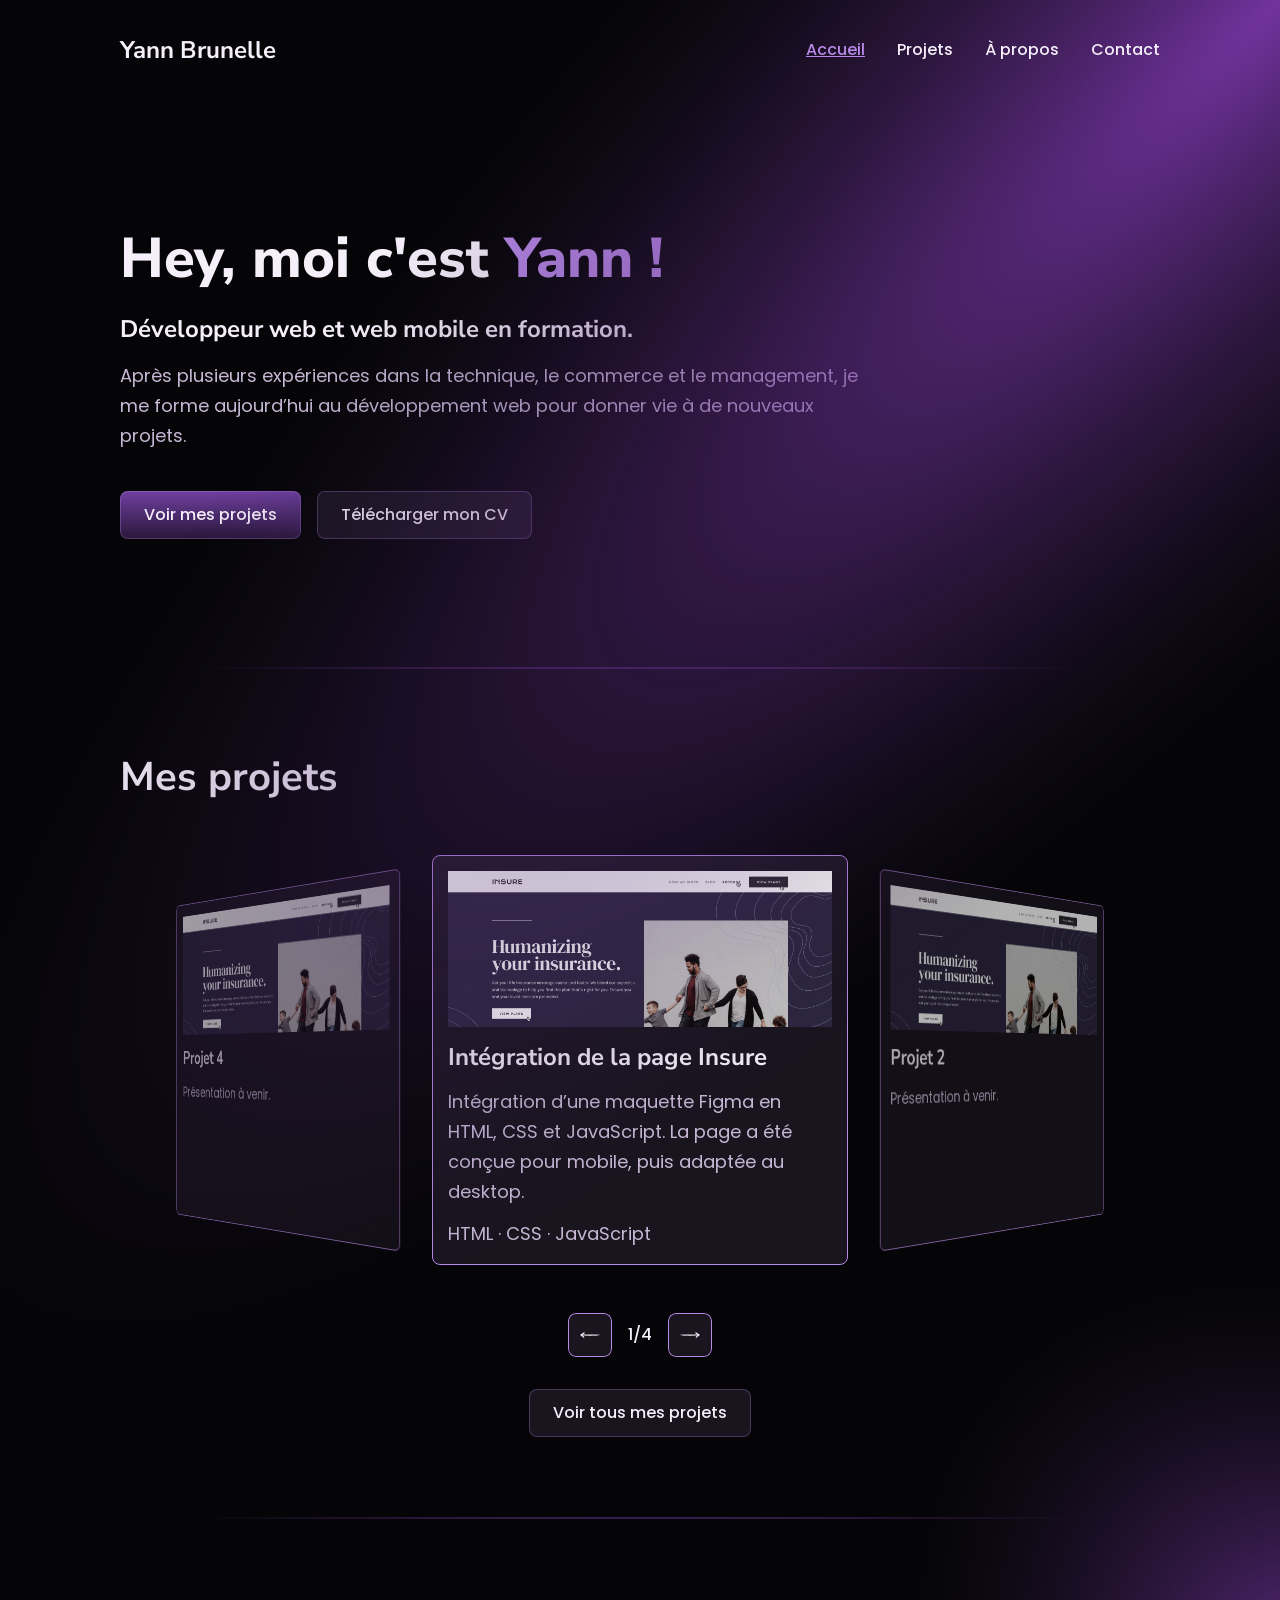
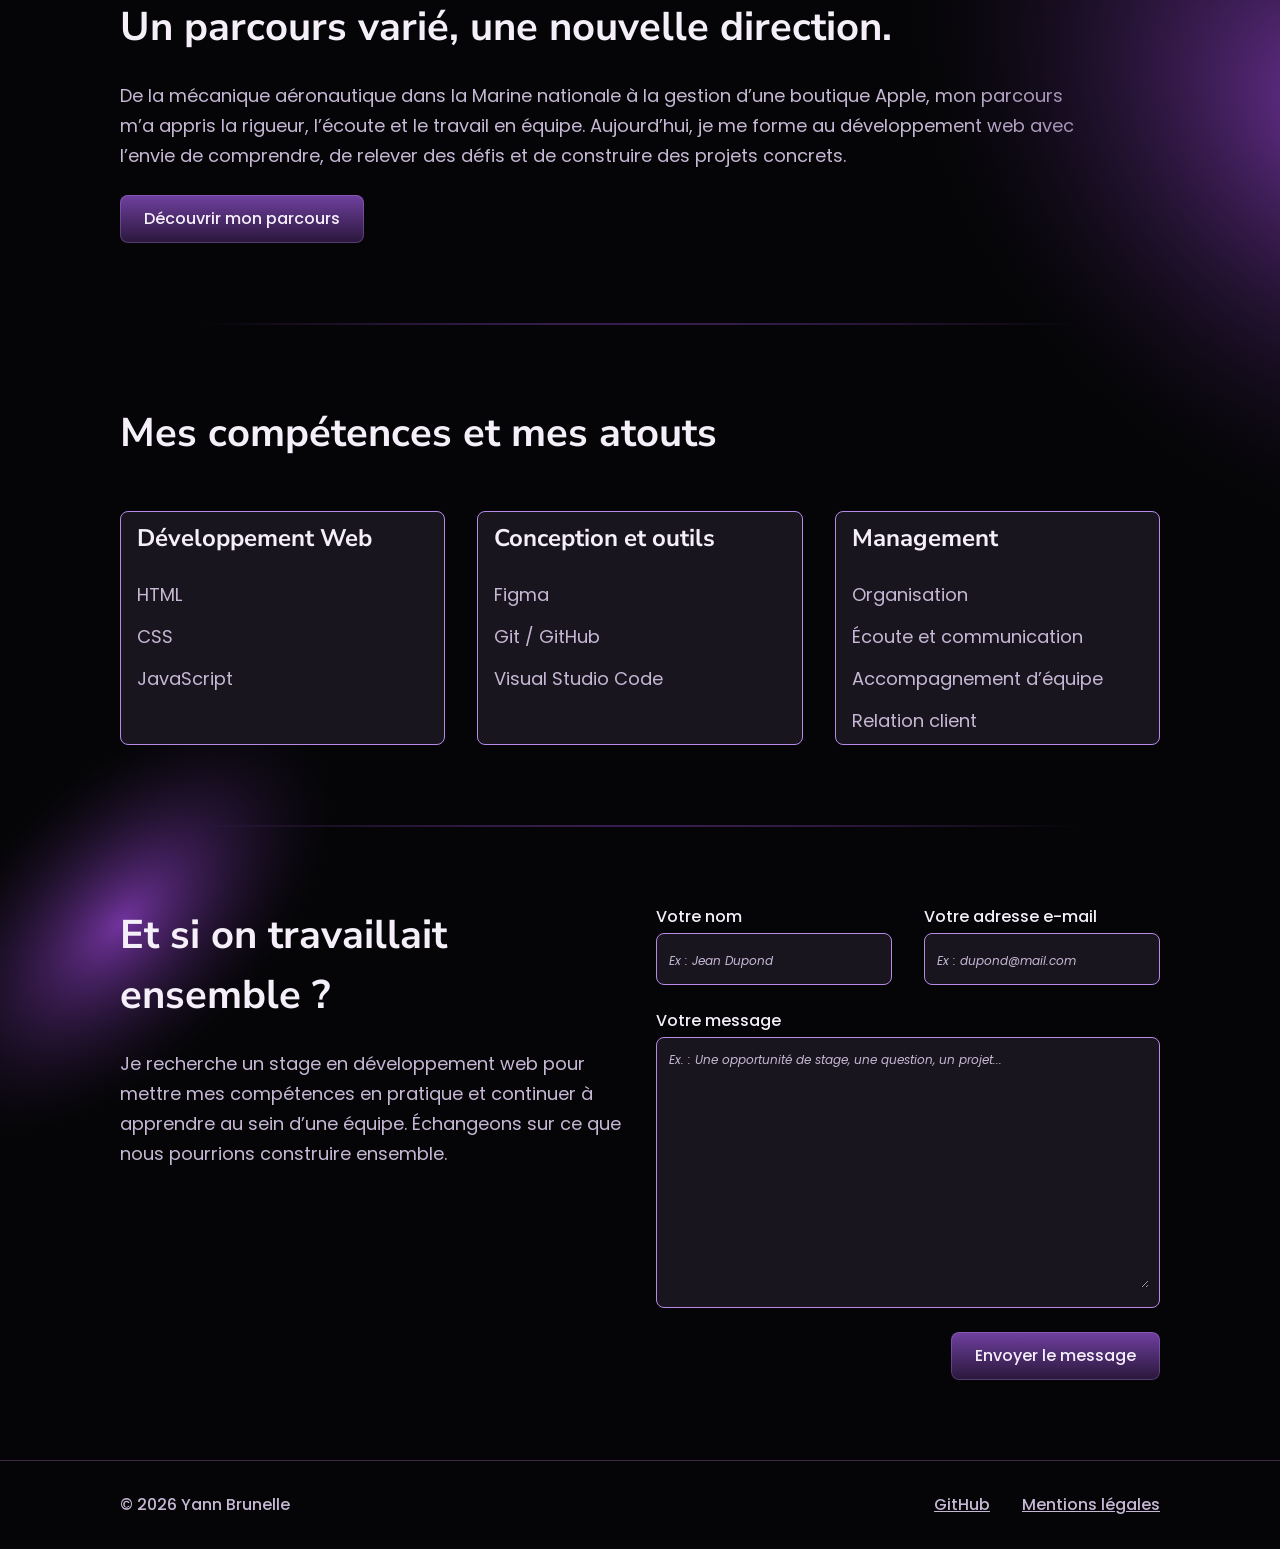
<file: index.html>
<!DOCTYPE html>
<html lang="fr">
<head>
	<meta charset="UTF-8">
	<meta name="viewport" content="width=device-width, initial-scale=1.0">
	<title>Yann Brunelle - Portfolio</title>
	<meta name="description" content="Je suis Yann Brunelle, développeur web et web mobile en formation. Découvrez mon portfolio, mon parcours et mes projets.">
	<!-- Mettre la description du contenu de la page dans l'attribut content -->

	<!-- Mettre ci-dessous les informations pour Open Graph (concerne notamment Facebook) - Voir https://ogp.me/-->
	<meta property="og:title" content="">
	<meta property="og:type" content="">
	<meta property="og:url" content="">
	<meta property="og:image" content="">


	<!-- Générateur favicon : https://realfavicongenerator.net/ -->
   
	<link rel="icon" type="image/svg+xml" href="img/favicon.svg">
	<link rel="shortcut icon" href="/favicon.ico">
	<link rel="apple-touch-icon" sizes="180x180" href="/apple-touch-icon.png">
	<link rel="manifest" href="/site.webmanifest">
	<!-- voir le fichier manifest.webmanifest -->

	<link rel="stylesheet" href="css/style.css">
</head>

<body>
	<header class="halo-header">		
		<a class="mobile-subheading lien-header" href="index.html">Yann Brunelle</a>

		<button
        class="burger-menu"
        type="button"
        aria-controls="menu"
        aria-expanded="false"
        aria-label="Ouvrir le menu">
     	</button>

		<nav class="hidden-nav interface-text" role="navigation" aria-label="skip menu">
			<ul id="menu" data-visible="false">
				<li><a class="active-page" href="index.html">Accueil</a></li>
				<li><a class="lien-header" href="mes-projets.html">Projets</a></li>
				<li><a class="lien-header" href="a-propos.html">À propos</a></li>
				<li><a class="lien-header" href="index.html#contact">Contact</a></li>
        	</ul>
		</nav>

	</header>
	<main>
		<section class="hero">
			<div class="hero-text">
				<h1 class="mobile-main-heading">
					Hey, moi c'est <span class="h1-color">Yann !</span>
				</h1>
				<p class="mobile-subheading">
					Développeur web et web mobile en formation.
				</p>
				<p class="mobile-body-text">
					Après plusieurs expériences dans la technique, le commerce et le management, je me forme aujourd’hui au développement web pour donner vie à de nouveaux projets.
				</p>
			</div>
			<div class="interface-text actions">
				<a class="full-button" href="mes-projets.html">Voir mes projets</a>
				<a download="cv-yann-brunelle.pdf" class="empty-button" href="img/cv-yann-brunelle.pdf">Télécharger mon CV</a>
			</div>
		</section>
		<section class="carrousel">
			<h2 class="mobile-section-heading">
				Mes projets
			</h2>
			<div class="projects">
				<a href="projet-1.html" class="article-project projet-1 central">		<!-- J'ai remplacé toute la section article par une balise <a> pour toute la card soit cliquable. J'ai vérifié la sémantique sur MDN et c'est ok -->
					<img src="img/projet-1.webp" alt="Aperçu de la page d’accueil Insure">
					<h3 class="mobile-small-subheading">
						Intégration de la page Insure
					</h3>
					<p class="mobile-small-body-text">
						Intégration d’une maquette Figma en HTML, CSS et JavaScript. La page a été conçue pour mobile, puis adaptée au desktop.
					</p>
					<p class="mobile-small-body-text">
						HTML · CSS · JavaScript
					</p>
				</a>
				<article class="article-project projet-2 a-droite">
					<img src="img/projet-1.webp" alt="">
					<h3 class="mobile-small-subheading">
						Projet 2
					</h3>
					<p class="mobile-small-body-text">
						Présentation à venir.
					</p>
				</article>
				<article class="article-project projet-3 masquee">		
					<img src="img/projet-1.webp" alt="">
					<h3 class="mobile-small-subheading">
						Projet 3
					</h3>
					<p class="mobile-small-body-text">
						Présentation à venir.
					</p>
				</article>
				<article class="article-project projet-4 a-gauche">		
					<img src="img/projet-1.webp" alt="">
					<h3 class="mobile-small-subheading">
						Projet 4
					</h3>
					<p class="mobile-small-body-text">
						Présentation à venir.
					</p>
				</article>
			</div>
			<div class="commands">
				<button
				class="command-left"
				type="button"
				aria-label="Projet précédent">
				</button>
				<p class="interface-text">
					1/4
				</p>
				<button
				class="command-right"
				type="button"
				aria-label="Projet suivant">
				</button>
			</div>
			<div class="link-project">
				<a class="empty-button interface-text" href="mes-projets.html">Voir tous mes projets</a>
			</div>
		</section>
		<section class="a-propos">
			<h2 class="mobile-section-heading">
				Un parcours varié, une nouvelle direction.
			</h2>
			<p class="mobile-body-text">
				De la mécanique aéronautique dans la Marine nationale à la gestion d’une boutique Apple, mon parcours m’a appris la rigueur, l’écoute et le travail en équipe. Aujourd’hui, je me forme au développement web avec l’envie de comprendre, de relever des défis et de construire des projets concrets.
			</p>
			<a class="full-button interface-text actions" href="a-propos.html">Découvrir mon parcours</a>
		</section>
		<section class="skills">
			<h2 class="mobile-section-heading">
				Mes compétences et mes atouts
			</h2>
			<article class="cards mobile-body-text">
				<h3 class="mobile-subheading">
					Développement Web
				</h3>
				<div>
					<p>
						HTML
					</p>
					<p>
						CSS
					</p>
					<p>
						JavaScript
					</p>
				</div>
			</article>
			<article class="cards mobile-body-text">
				<h3 class="mobile-subheading">
					Conception et outils
				</h3>
				<div>
					<p>
						Figma
					</p>
					<p>
						Git / GitHub
					</p>
					<p>
						Visual Studio Code
					</p>
				</div>
			</article>
			<article class="cards mobile-body-text">
				<h3 class="mobile-subheading">
					Management
				</h3>
				<div>
					<p>
						Organisation
					</p>
					<p>
						Écoute et communication
					</p>
					<p>
						Accompagnement d’équipe
					</p>
					<p>
						Relation client
					</p>
				</div>
			</article>
		</section>
		<section class="contact mobile-body-text">
			<div class="presentation">
				<h2 id="contact" class="mobile-section-heading">
					Et si on travaillait ensemble&nbsp;?
				</h2>
				<p>
					Je recherche un stage en développement web pour mettre mes compétences en pratique et continuer à apprendre au sein d’une équipe. Échangeons sur ce que nous pourrions construire ensemble.
				</p>
			</div>
			<div class="form">
				<div class="identity">
					<div class="name-entry">
						<p class="interface-text wording">
							Votre nom
						</p>
						<div class="entry">
							<input class="example form-placeholder" type="text" placeholder="Ex : Jean Dupond">
						</div>
					</div>
					<div class="name-entry">
						<p class="interface-text wording">
							Votre adresse e-mail
						</p>
						<div class="entry">
							<input class="example form-placeholder" type="email" placeholder="Ex : dupond@mail.com">
						</div>
					</div>
				</div>
				<div class="name-entry">
					<p class="interface-text wording">
						Votre message
					</p>
					<div class="entry">
						<textarea 
						name="" id="message-form" 
						class="example form-placeholder" 
						placeholder="Ex. : Une opportunité de stage, une question, un projet..."></textarea>
					</div>
				</div>
				<div class="sent-message">
					<button class="full-button interface-text">
						Envoyer le message
					</button>
				</div>
			</div>
		</section>
	</main>
	<footer class="interface-text">
		<p>
			© 2026 Yann Brunelle
		</p>
		<div class="footer-div">
			<a class="lien-footer" target="_blank" href="https://github.com/yannbrunelle41-lgtm">GitHub</a>
			<a class="lien-footer" href="mentions-legales.html">Mentions légales</a>
		</div>
	</footer>
	<script src="js/nav.js"></script>
</body>

</html>
</file>
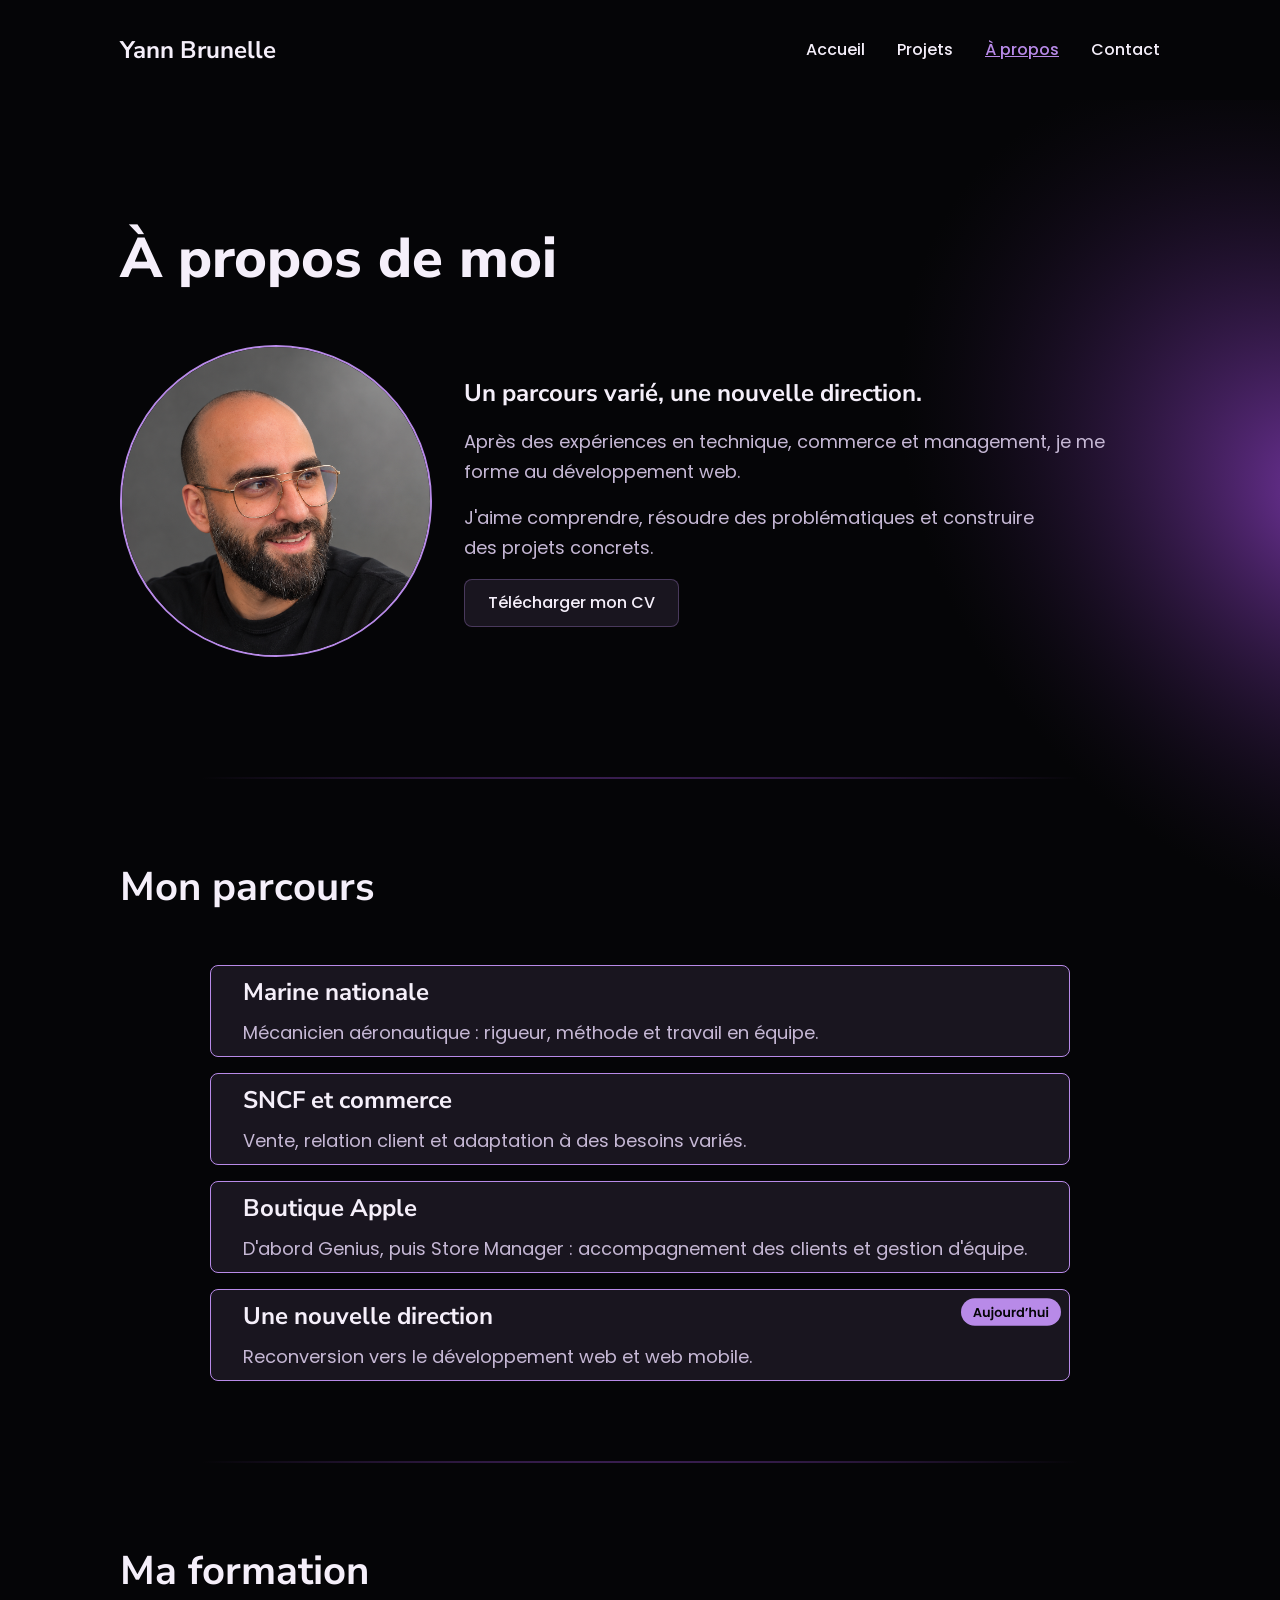
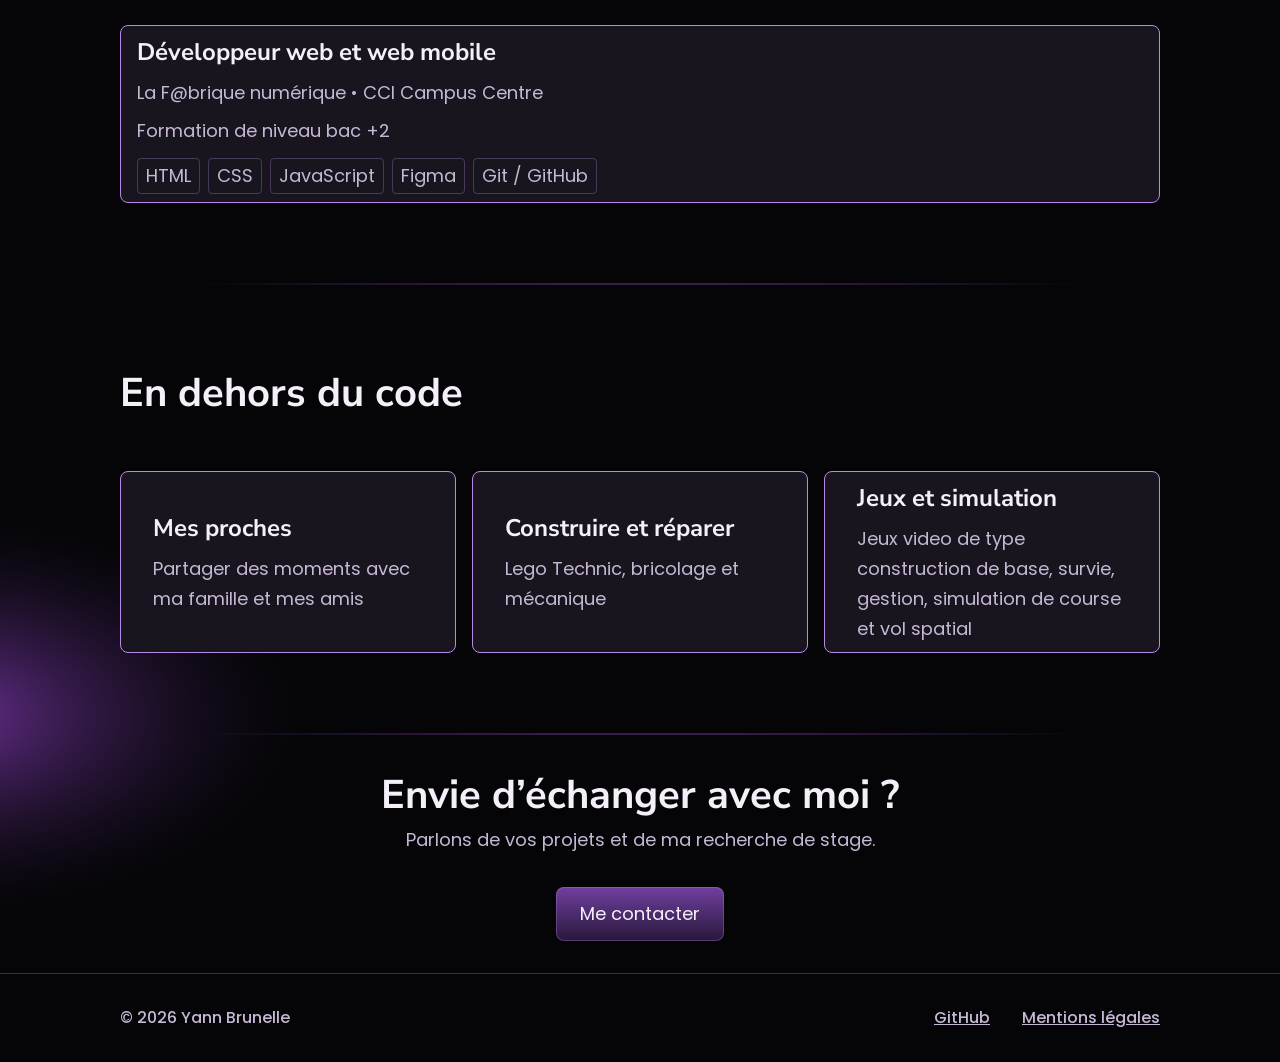
<file: a-propos.html>
<!DOCTYPE html>
<html lang="fr">
<head>
	<meta charset="UTF-8">
	<meta name="viewport" content="width=device-width, initial-scale=1.0">
	<title>Yann Brunelle - Portfolio</title>
	<meta name="description" content="Mon parcours dans la technique, le commerce et le management, et ma reconversion vers le développement web.">
	<!-- Mettre la description du contenu de la page dans l'attribut content -->

	<!-- Mettre ci-dessous les informations pour Open Graph (concerne notamment Facebook) - Voir https://ogp.me/-->
	<meta property="og:title" content="">
	<meta property="og:type" content="">
	<meta property="og:url" content="">
	<meta property="og:image" content="">


	<!-- Générateur favicon : https://realfavicongenerator.net/ -->
   
	<link rel="icon" type="image/svg+xml" href="img/favicon.svg">
	<link rel="shortcut icon" href="/favicon.ico">
	<link rel="apple-touch-icon" sizes="180x180" href="/apple-touch-icon.png">
	<link rel="manifest" href="/site.webmanifest">
	<!-- voir le fichier manifest.webmanifest -->

	<link rel="stylesheet" href="css/style.css">
</head>

<body>
	<header class="interface-text">		
		<a class="mobile-subheading lien-header" href="index.html">Yann Brunelle</a>

		<button
        class="burger-menu"
        type="button"
        aria-controls="menu"
        aria-expanded="false"
        aria-label="Ouvrir le menu">
     	</button>

		<nav class="hidden-nav interface-text" role="navigation" aria-label="skip menu">
			<ul id="menu" data-visible="false">
				<li><a class="lien-header" href="index.html">Accueil</a></li>
				<li><a class="lien-header" href="mes-projets.html">Projets</a></li>
				<li><a class="active-page" href="a-propos.html">À propos</a></li>
				<li><a class="lien-header" href="index.html#contact">Contact</a></li>
        	</ul>
		</nav>

	</header>
	<main>
		<section class="hero-portrait">
			<h1 class="mobile-main-heading">
				À propos de moi
			</h1>
			<div class="intro-portrait">
				<img class="photo-portrait" src="img/photo-portrait.webp" alt="Photo portrait de Yann">
				<div class="intro-portrait-texte">
					<h2 class="mobile-section-heading">
						Un parcours varié, une nouvelle direction.
					</h2>
					<p class="mobile-body-text">
						Après des expériences en technique, commerce et management, je me forme au développement web.
					</p>
					<p class="mobile-body-text">
						J'aime comprendre, résoudre des problématiques et construire des projets concrets.
					</p>
					<a download="cv-yann-brunelle.pdf" class="empty-button interface-text cv-portrait" href="img/cv-yann-brunelle.pdf">Télécharger mon CV</a>
				</div>
			</div>
		</section>
		<section class="skills">
			<h2 class="mobile-section-heading">
				Mon parcours
			</h2>
			<div class="parcours parcours-professionnel">
				<article class="cards mobile-body-text">
					<h3 class="mobile-subheading">
						Marine nationale
					</h3>
					<p>
						Mécanicien aéronautique : rigueur, méthode et travail en équipe.
					</p>
				</article>
				<article class="cards mobile-body-text">
					<h3 class="mobile-subheading">
						SNCF et commerce
					</h3>
					<p>
							Vente, relation client et adaptation à des besoins variés.
					</p>
				</article>
				<article class="cards mobile-body-text">
					<h3 class="mobile-subheading">
						Boutique Apple
					</h3>
					<p>
						D'abord Genius, puis Store Manager : accompagnement des clients et gestion d'équipe.
					</p>
				</article>
				<article class="cards mobile-body-text">
					<h3 class="mobile-subheading">
						Une nouvelle direction
					</h3>
					<p>
						Reconversion vers le développement web et web mobile.
					</p>
				</article>
			</div>
		</section>
		<section class="formation gap-column-mobile">
			<h2 class="mobile-section-heading">
				Ma formation
			</h2>
			<article class="DWW26">
				<div class="DWW26-text">
					<h3 class="mobile-subheading">
						Développeur web et web mobile
					</h3>
					<p class="mobile-body-text">
						La F@brique numérique • CCI Campus Centre
					</p>
					<p class="mobile-body-text">
						Formation de niveau bac +2
					</p>
				</div>
				<div class="skills-formation">
					<p class="mobile-body-text skills-formation-text">
						HTML
					</p>
					<p class="mobile-body-text skills-formation-text">
						CSS
					</p>
					<p class="mobile-body-text skills-formation-text">
						JavaScript
					</p>
					<p class="mobile-body-text skills-formation-text">
						Figma
					</p>
					<p class="mobile-body-text skills-formation-text">
						Git / GitHub
					</p>
				</div>
			</article>
		</section>
		<section class="skills">
			<h2 class="mobile-section-heading">
				En dehors du code
			</h2>
			<div class="parcours loisirs">
				<article class="cards mobile-body-text">
					<h3 class="mobile-subheading">
						Mes proches
					</h3>
					<p>
						Partager des moments avec ma famille et mes amis
					</p>
				</article>
				<article class="cards mobile-body-text">
					<h3 class="mobile-subheading">
						Construire et réparer
					</h3>
					<p>
						Lego Technic, bricolage et mécanique
					</p>
				</article>
				<article class="cards mobile-body-text">
					<h3 class="mobile-subheading">
						Jeux et simulation
					</h3>
					<p>
						Jeux video de type construction de base, survie, gestion, simulation de course et vol spatial
					</p>
				</article>
			</div>
		</section>
		<section class="contact-a-propos mobile-body-text">
			<div>
				<h2 class="mobile-section-heading">
					Envie d’échanger avec moi ?
				</h2>
				<p>
					Parlons de vos projets et de ma recherche de stage.
				</p>
			</div>
			<div>
				<a class="full-button" href="index.html#contact">Me contacter</a>
			</div>
		</section>
	</main>
	<footer class="interface-text">
		<p>
			© 2026 Yann Brunelle
		</p>
		<div class="footer-div">
			<a class="lien-footer" target="_blank" href="https://github.com/yannbrunelle41-lgtm">GitHub</a>
			<a class="lien-footer" href="mentions-legales.html">Mentions légales</a>
		</div>
	</footer>
	<script src="js/nav.js"></script>
</body>

</html>
</file>
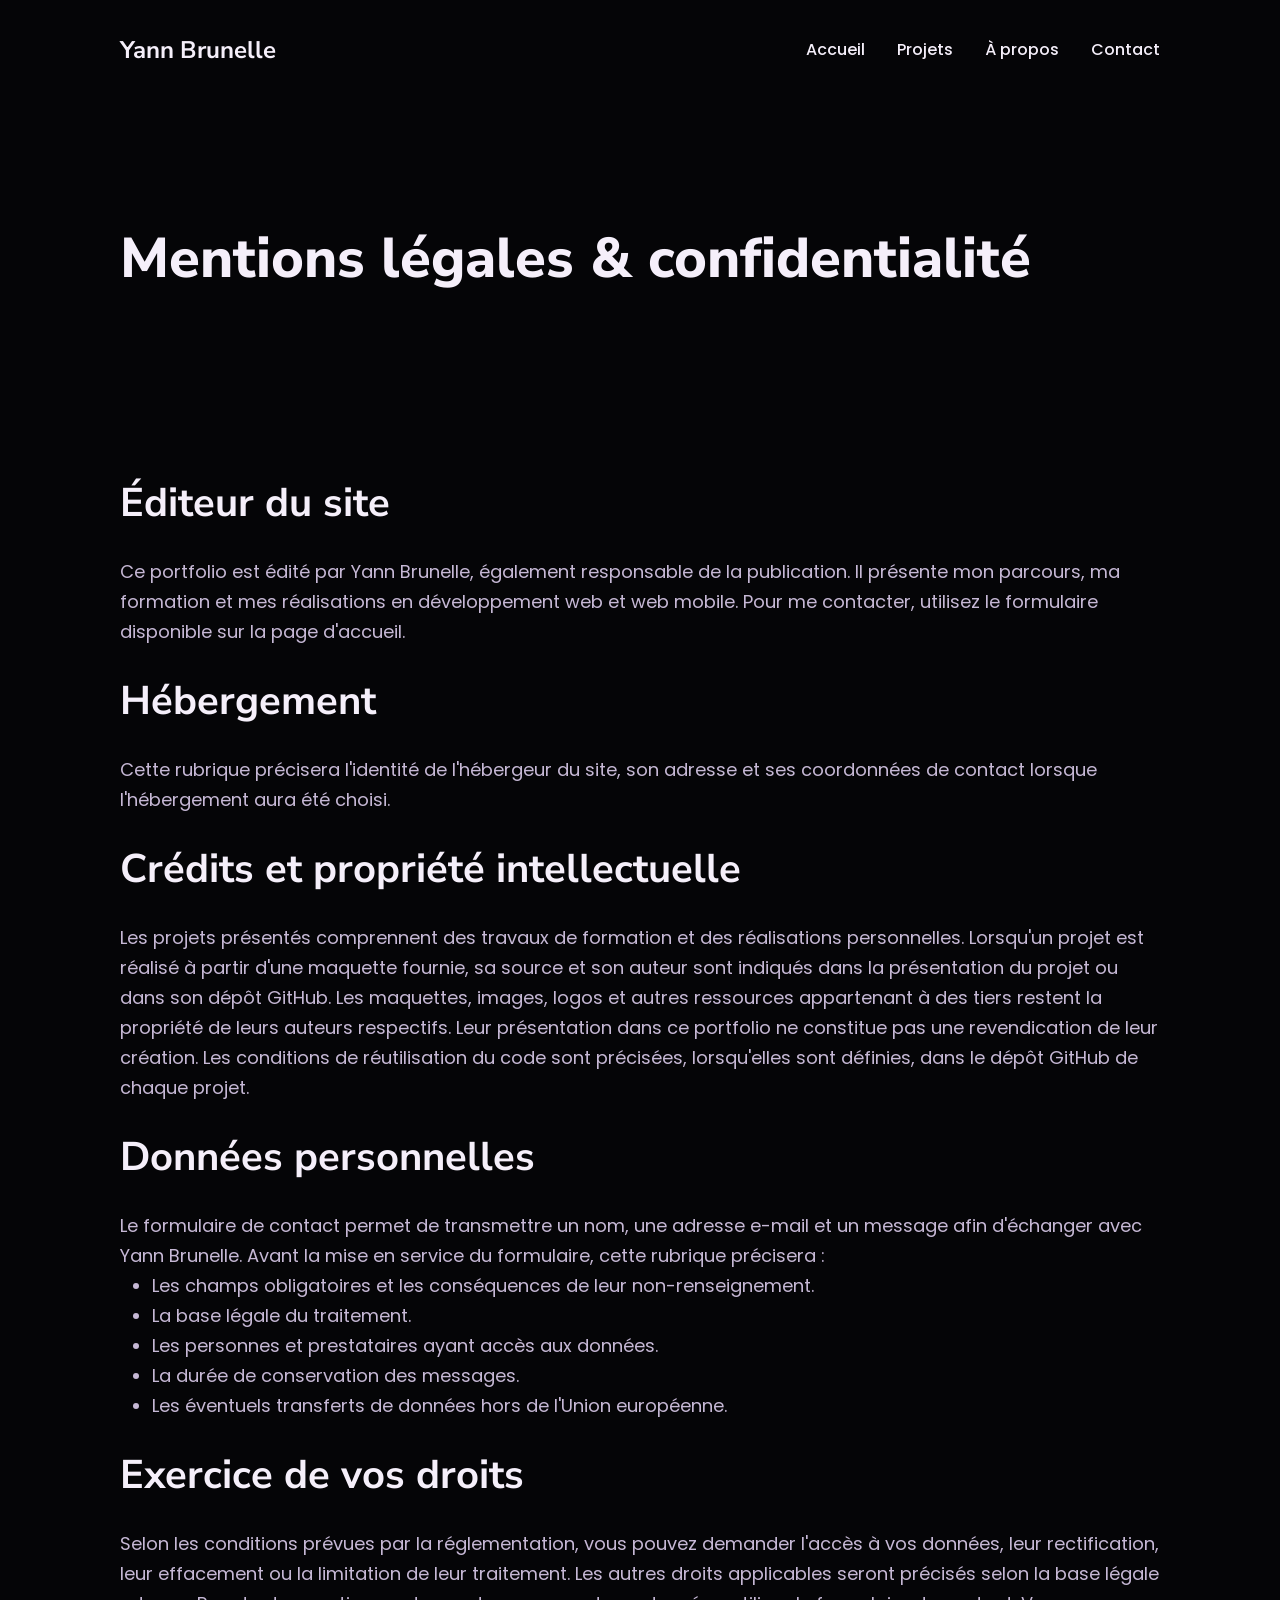
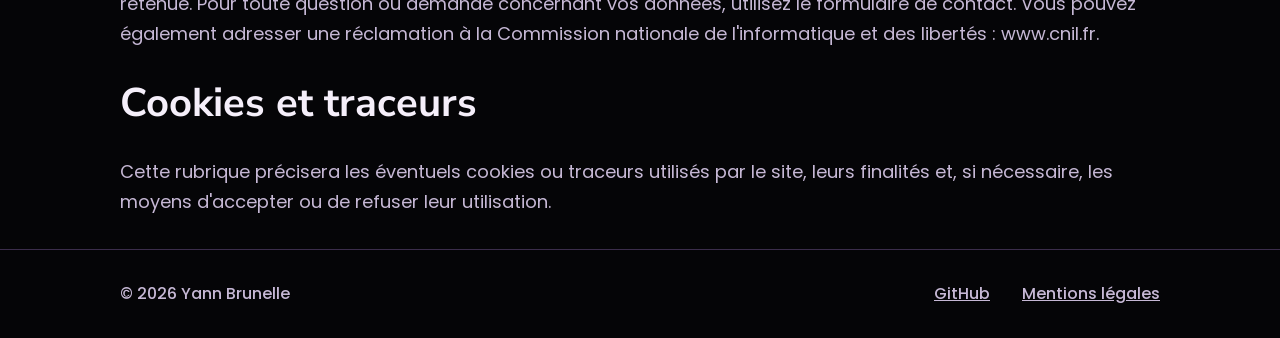
<file: mentions-legales.html>
<!DOCTYPE html>
<html lang="fr">
<head>
	<meta charset="UTF-8">
	<meta name="viewport" content="width=device-width, initial-scale=1.0">
	<title>Yann Brunelle - Portfolio</title>
	<meta name="description" content="Mentions légales de mon portfolio et informations sur la confidentialité des données.">
	<!-- Mettre la description du contenu de la page dans l'attribut content -->

	<!-- Mettre ci-dessous les informations pour Open Graph (concerne notamment Facebook) - Voir https://ogp.me/-->
	<meta property="og:title" content="">
	<meta property="og:type" content="">
	<meta property="og:url" content="">
	<meta property="og:image" content="">


	<!-- Générateur favicon : https://realfavicongenerator.net/ -->
   
	<link rel="icon" type="image/svg+xml" href="img/favicon.svg">
	<link rel="shortcut icon" href="/favicon.ico">
	<link rel="apple-touch-icon" sizes="180x180" href="/apple-touch-icon.png">
	<link rel="manifest" href="/site.webmanifest">
	<!-- voir le fichier manifest.webmanifest -->

	<link rel="stylesheet" href="css/style.css">
</head>

<body>
	<header class="interface-text">		
		<a class="mobile-subheading lien-header" href="index.html">Yann Brunelle</a>

		<button
        class="burger-menu"
        type="button"
        aria-controls="menu"
        aria-expanded="false"
        aria-label="Ouvrir le menu">
     	</button>

		<nav class="hidden-nav interface-text" role="navigation" aria-label="skip menu">
			<ul id="menu" data-visible="false">
				<li><a class="lien-header" href="index.html">Accueil</a></li>
				<li><a class="lien-header" href="mes-projets.html">Projets</a></li>
				<li><a class="lien-header" href="a-propos.html">À propos</a></li>
				<li><a class="lien-header" href="index.html#contact">Contact</a></li>
        	</ul>
		</nav>

	</header>
	<main>
		<div class="gap-column-mobile">
			<div class="hero mentionslegales">
				<h1 class="mobile-main-heading">Mentions légales & confidentialité</h1>
			</div>
			<section class="mentionslegales padding-inline-mobile gap-column-mobile">
				<h2 class="mobile-section-heading">
					Éditeur du site
				</h2>
				<p class="mobile-body-text">
					Ce portfolio est édité par Yann Brunelle, également responsable de la publication. Il présente mon parcours, ma formation et mes réalisations en développement web et web mobile. Pour me contacter, utilisez le formulaire disponible sur la page d'accueil.
				</p>
				<h2 class="mobile-section-heading">
					Hébergement
				</h2>
				<p class="mobile-body-text">
					Cette rubrique précisera l'identité de l'hébergeur du site, son adresse et ses coordonnées de contact lorsque l'hébergement aura été choisi.
				</p>
				<h2 class="mobile-section-heading">
					Crédits et propriété intellectuelle
				</h2>
				<p class="mobile-body-text">
					Les projets présentés comprennent des travaux de formation et des réalisations personnelles.
					Lorsqu'un projet est réalisé à partir d'une maquette fournie, sa source et son auteur sont indiqués dans la présentation du projet ou dans son dépôt GitHub.
					Les maquettes, images, logos et autres ressources appartenant à des tiers restent la propriété de leurs auteurs respectifs. Leur présentation dans ce portfolio ne constitue pas une revendication de leur création.
					Les conditions de réutilisation du code sont précisées, lorsqu'elles sont définies, dans le dépôt GitHub de chaque projet.
				</p>
				<h2 class="mobile-section-heading">
					Données personnelles
				</h2>
				<div>
					<p class="mobile-body-text">
						Le formulaire de contact permet de transmettre un nom, une adresse e-mail et un message afin d'échanger avec Yann Brunelle.
						Avant la mise en service du formulaire, cette rubrique précisera :
					</p>
					<ul class="list-perso mobile-body-text">
						<li>Les champs obligatoires et les conséquences de leur non-renseignement.</li>
						<li>La base légale du traitement.</li>
						<li>Les personnes et prestataires ayant accès aux données.</li>
						<li>La durée de conservation des messages.</li>
						<li>Les éventuels transferts de données hors de l'Union européenne.</li>
					</ul>
				</div>
				<h2 class="mobile-section-heading">
					Exercice de vos droits
				</h2>
				<p class="mobile-body-text">
					Selon les conditions prévues par la réglementation, vous pouvez demander l'accès à vos données, leur rectification, leur effacement ou la limitation de leur traitement. Les autres droits applicables seront précisés selon la base légale retenue.
					Pour toute question ou demande concernant vos données, utilisez le formulaire de contact.
					Vous pouvez également adresser une réclamation à la Commission nationale de l'informatique et des
					libertés : www.cnil.fr.
				</p>
				<h2 class="mobile-section-heading">
					Cookies et traceurs
				</h2>
				<p class="mobile-body-text">
					Cette rubrique précisera les éventuels cookies ou traceurs utilisés par le site, leurs finalités et, si nécessaire, les moyens d'accepter ou de refuser leur utilisation.
				</p>
			</section>
		</div>
	</main>
	<footer class="interface-text">
		<p>
			© 2026 Yann Brunelle
		</p>
		<div class="footer-div">
			<a class="lien-footer" target="_blank" href="https://github.com/yannbrunelle41-lgtm">GitHub</a>
			<a class="lien-footer" href="mentions-legales.html">Mentions légales</a>
		</div>
	</footer>
	<script src="js/nav.js"></script>
</body>

</html>
</file>
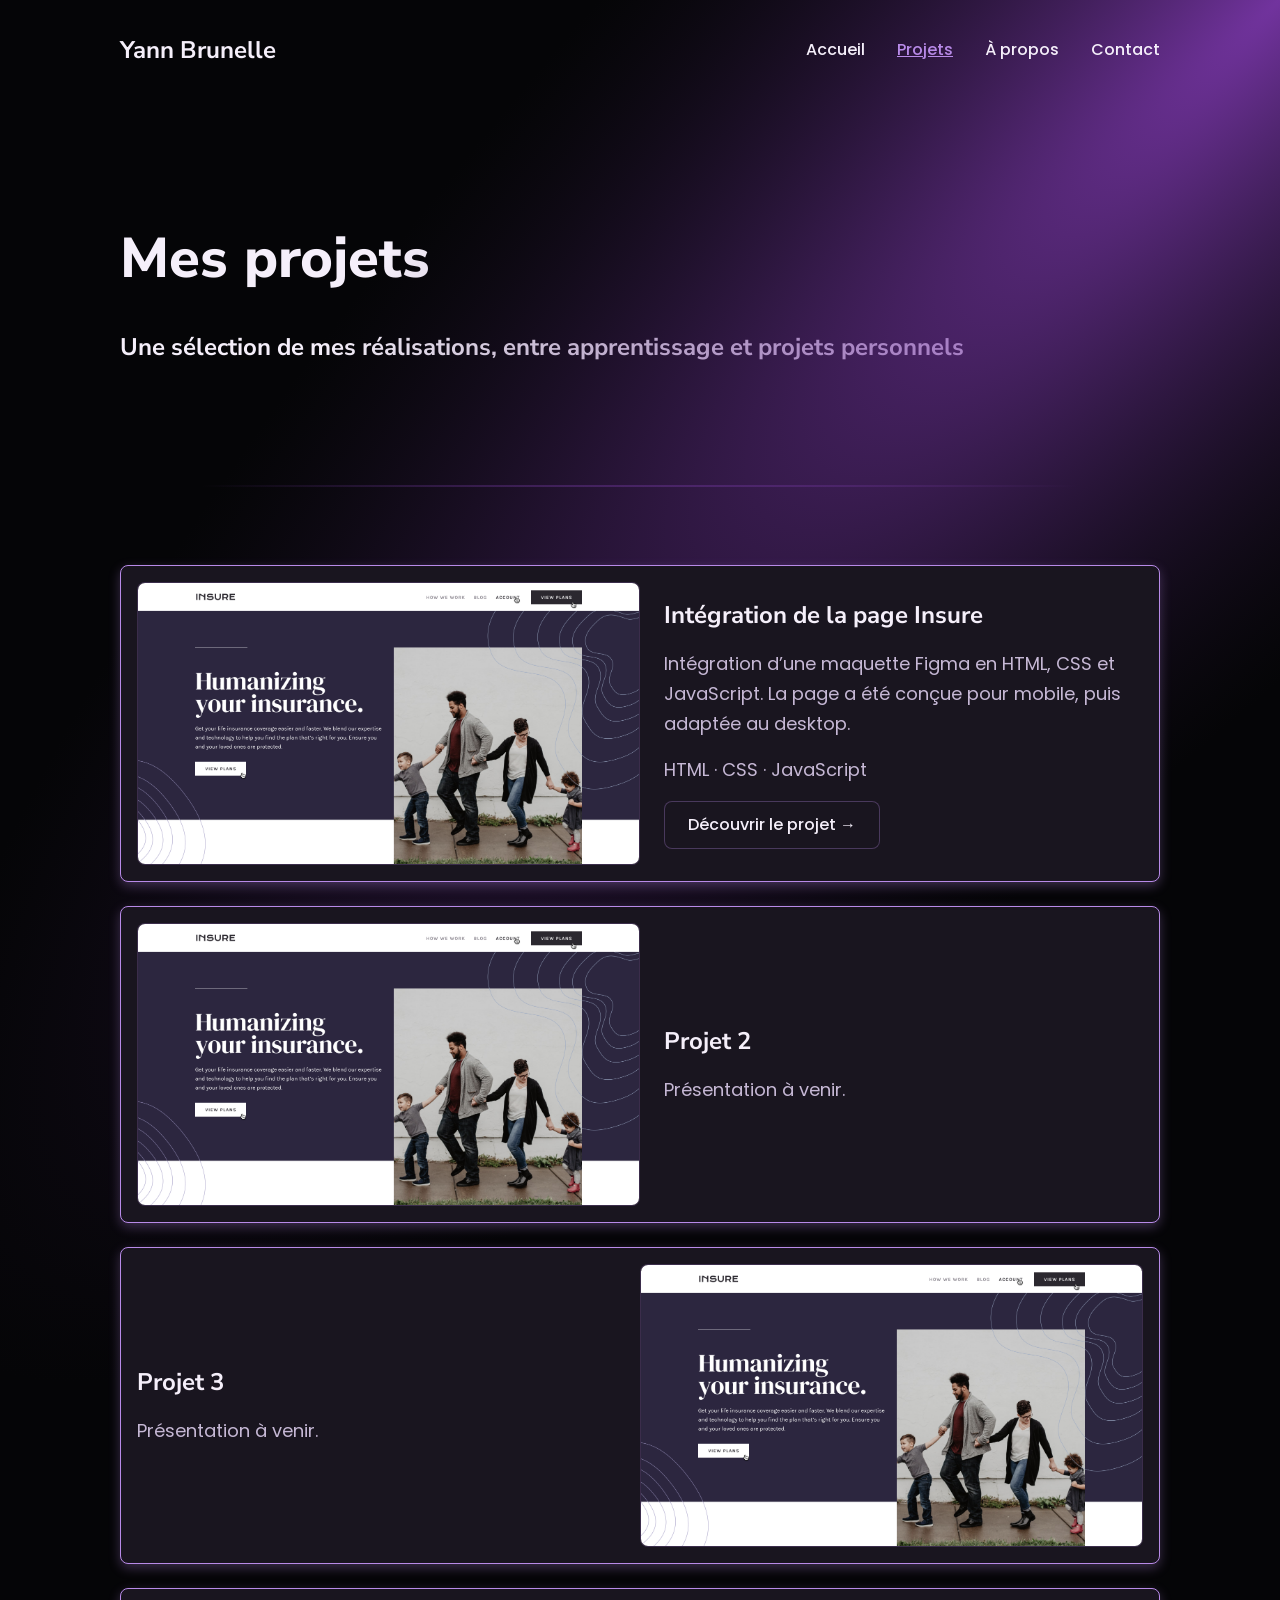
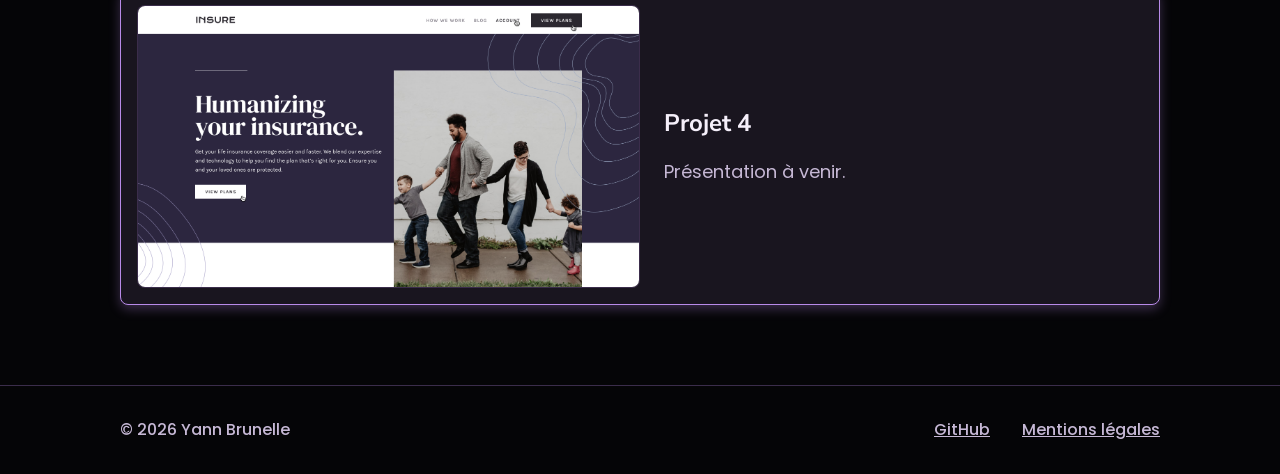
<file: mes-projets.html>
<!DOCTYPE html>
<html lang="fr">
<head>
	<meta charset="UTF-8">
	<meta name="viewport" content="width=device-width, initial-scale=1.0">
	<title>Mes projets | Yann Brunelle</title>
	<meta name="description" content="Découvrez mes projets de développement web">
	<!-- Mettre la description du contenu de la page dans l'attribut content -->

	<!-- Mettre ci-dessous les informations pour Open Graph (concerne notamment Facebook) - Voir https://ogp.me/-->
	<meta property="og:title" content="">
	<meta property="og:type" content="">
	<meta property="og:url" content="">
	<meta property="og:image" content="">


	<!-- Générateur favicon : https://realfavicongenerator.net/ -->
   
	<link rel="icon" type="image/svg+xml" href="img/favicon.svg">
	<link rel="shortcut icon" href="/favicon.ico">
	<link rel="apple-touch-icon" sizes="180x180" href="/apple-touch-icon.png">
	<link rel="manifest" href="/site.webmanifest">
	<!-- voir le fichier manifest.webmanifest -->

	<link rel="stylesheet" href="css/style.css">
</head>

<body>
	<header class="interface-text halo-header">
		<a class="mobile-subheading lien-header" href="index.html">Yann Brunelle</a>

		<button
        class="burger-menu"
        type="button"
        aria-controls="menu"
        aria-expanded="false"
        aria-label="Ouvrir le menu">
     	</button>

		<nav class="hidden-nav interface-text" role="navigation" aria-label="skip menu">
			<ul id="menu" data-visible="false">
				<li><a class="lien-header" href="index.html">Accueil</a></li>
				<li><a class="active-page" href="mes-projets.html">Projets</a></li>
				<li><a class="lien-header" href="a-propos.html">À propos</a></li>
				<li><a class="lien-header" href="index.html#contact">Contact</a></li>
        	</ul>
		</nav>

	</header>
	<main>
		<section class="hero catalogue-intro">
			<h1 class="mobile-main-heading">
				Mes projets
			</h1>
			<p class="mobile-subheading">
				Une sélection de mes réalisations, entre apprentissage et projets personnels
			</p>
		</section>
		<section class="catalogue-projets padding-inline-mobile" aria-label="Liste des projets">
			<article class="cards">
				<div class="capture-projet">
					<img src="img/projet-1.webp" alt="Aperçu de la page d’accueil Insure">
				</div>
				<div class="gap-column-mobile">
					<h2 class="mobile-subheading">
						Intégration de la page Insure
					</h2>
					<p class="mobile-body-text">
						Intégration d’une maquette Figma en HTML, CSS et JavaScript. La page a été conçue pour mobile, puis adaptée au desktop.
					</p>
					<p class="mobile-body-text">
						HTML · CSS · JavaScript
					</p>
					<a class="empty-button interface-text lien-projet" href="projet-1.html">Découvrir le projet <span aria-hidden="true">→</span></a>
				</div>
			</article>
			<article class="cards">
				<div class="capture-projet">
					<img src="img/projet-1.webp" alt="">
				</div>
				<div class="gap-column-mobile">
					<h2 class="mobile-subheading">
						Projet 2
					</h2>
					<p class="mobile-body-text">
						Présentation à venir.
					</p>
				</div>
			</article>
			<article class="cards">
				<div class="capture-projet">
					<img src="img/projet-1.webp" alt="">
				</div>
				<div class="gap-column-mobile">
					<h2 class="mobile-subheading">
						Projet 3
					</h2>
					<p class="mobile-body-text">
						Présentation à venir.
					</p>
				</div>
			</article>
			<article class="cards">
				<div class="capture-projet">
					<img src="img/projet-1.webp" alt="">
				</div>
				<div class="gap-column-mobile">
					<h2 class="mobile-subheading">
						Projet 4
					</h2>
					<p class="mobile-body-text">
						Présentation à venir.
					</p>
				</div>
			</article>
		</section>
	</main>
	<footer class="interface-text">
		<p>
			© 2026 Yann Brunelle
		</p>
		<div class="footer-div">
			<a class="lien-footer" target="_blank" href="https://github.com/yannbrunelle41-lgtm">GitHub</a>
			<a class="lien-footer" href="mentions-legales.html">Mentions légales</a>
		</div>
	</footer>
	<script src="js/nav.js"></script>
</body>

</html>
</file>
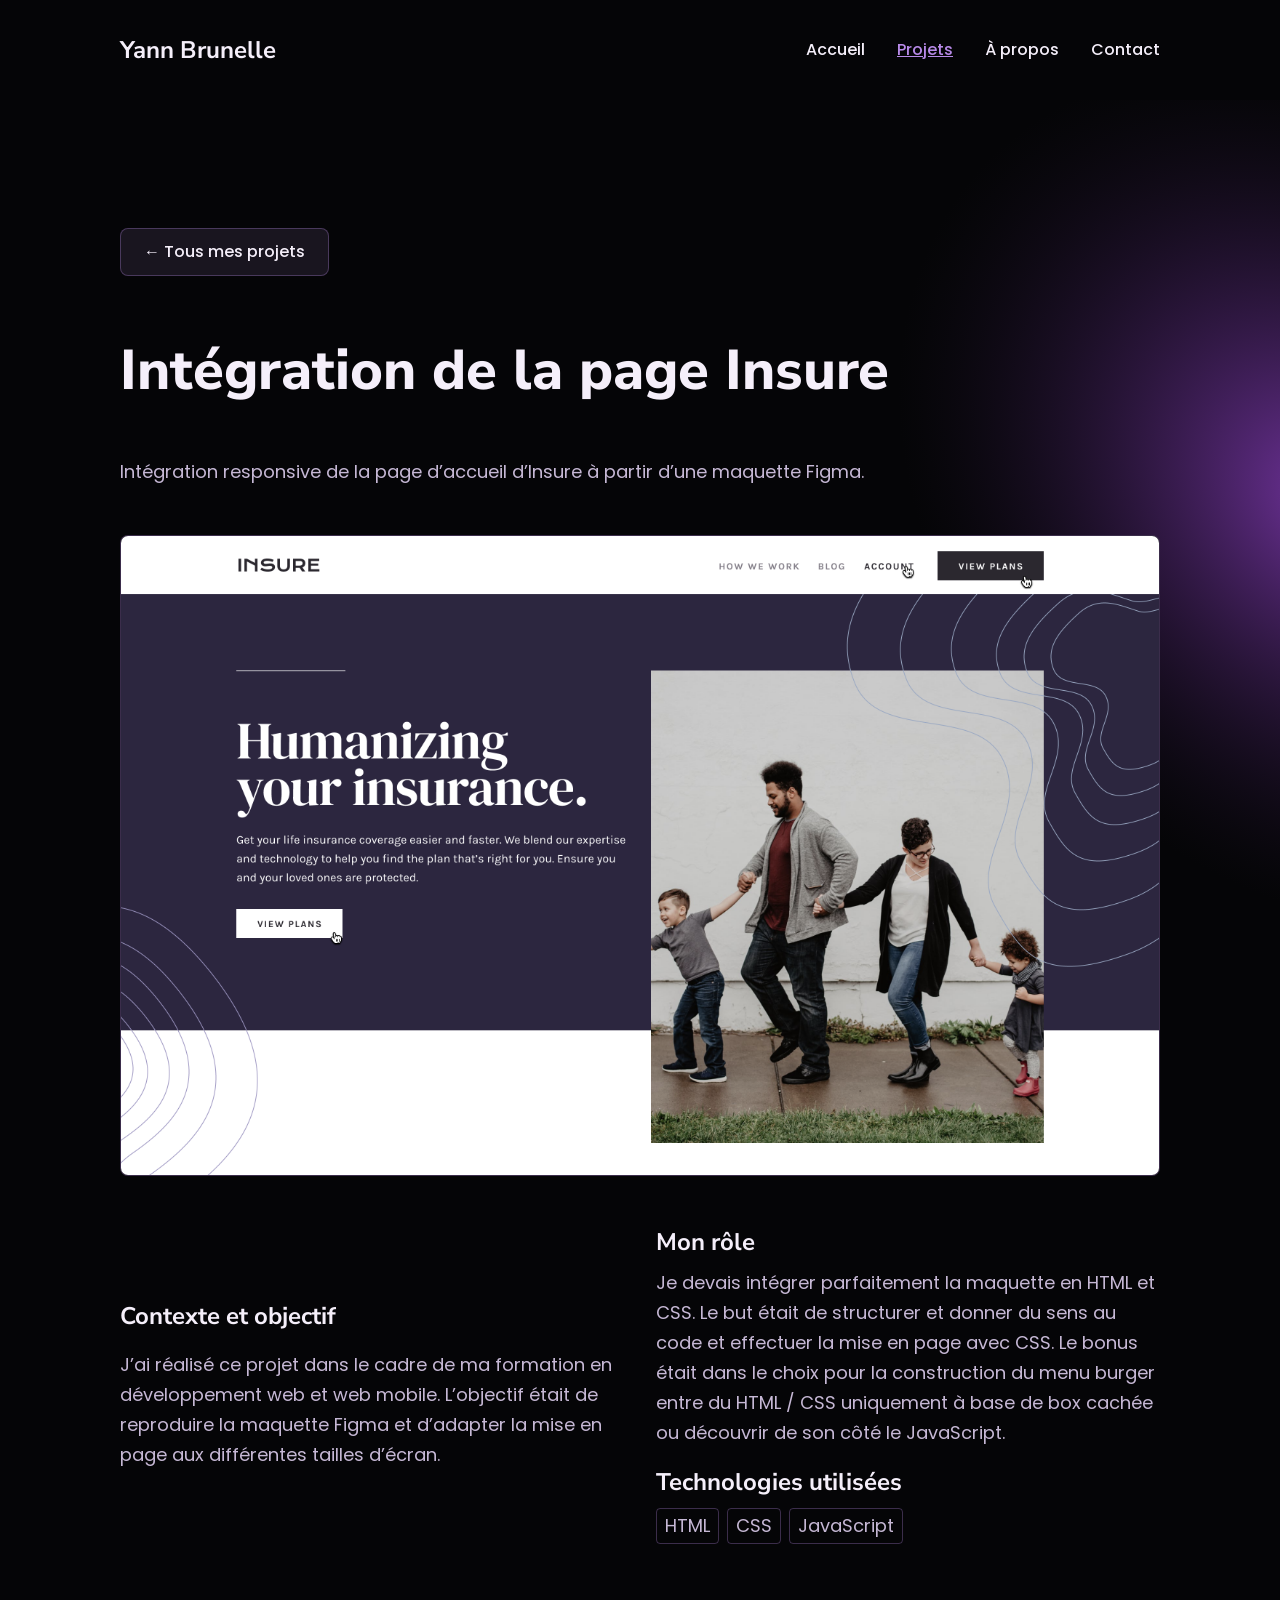
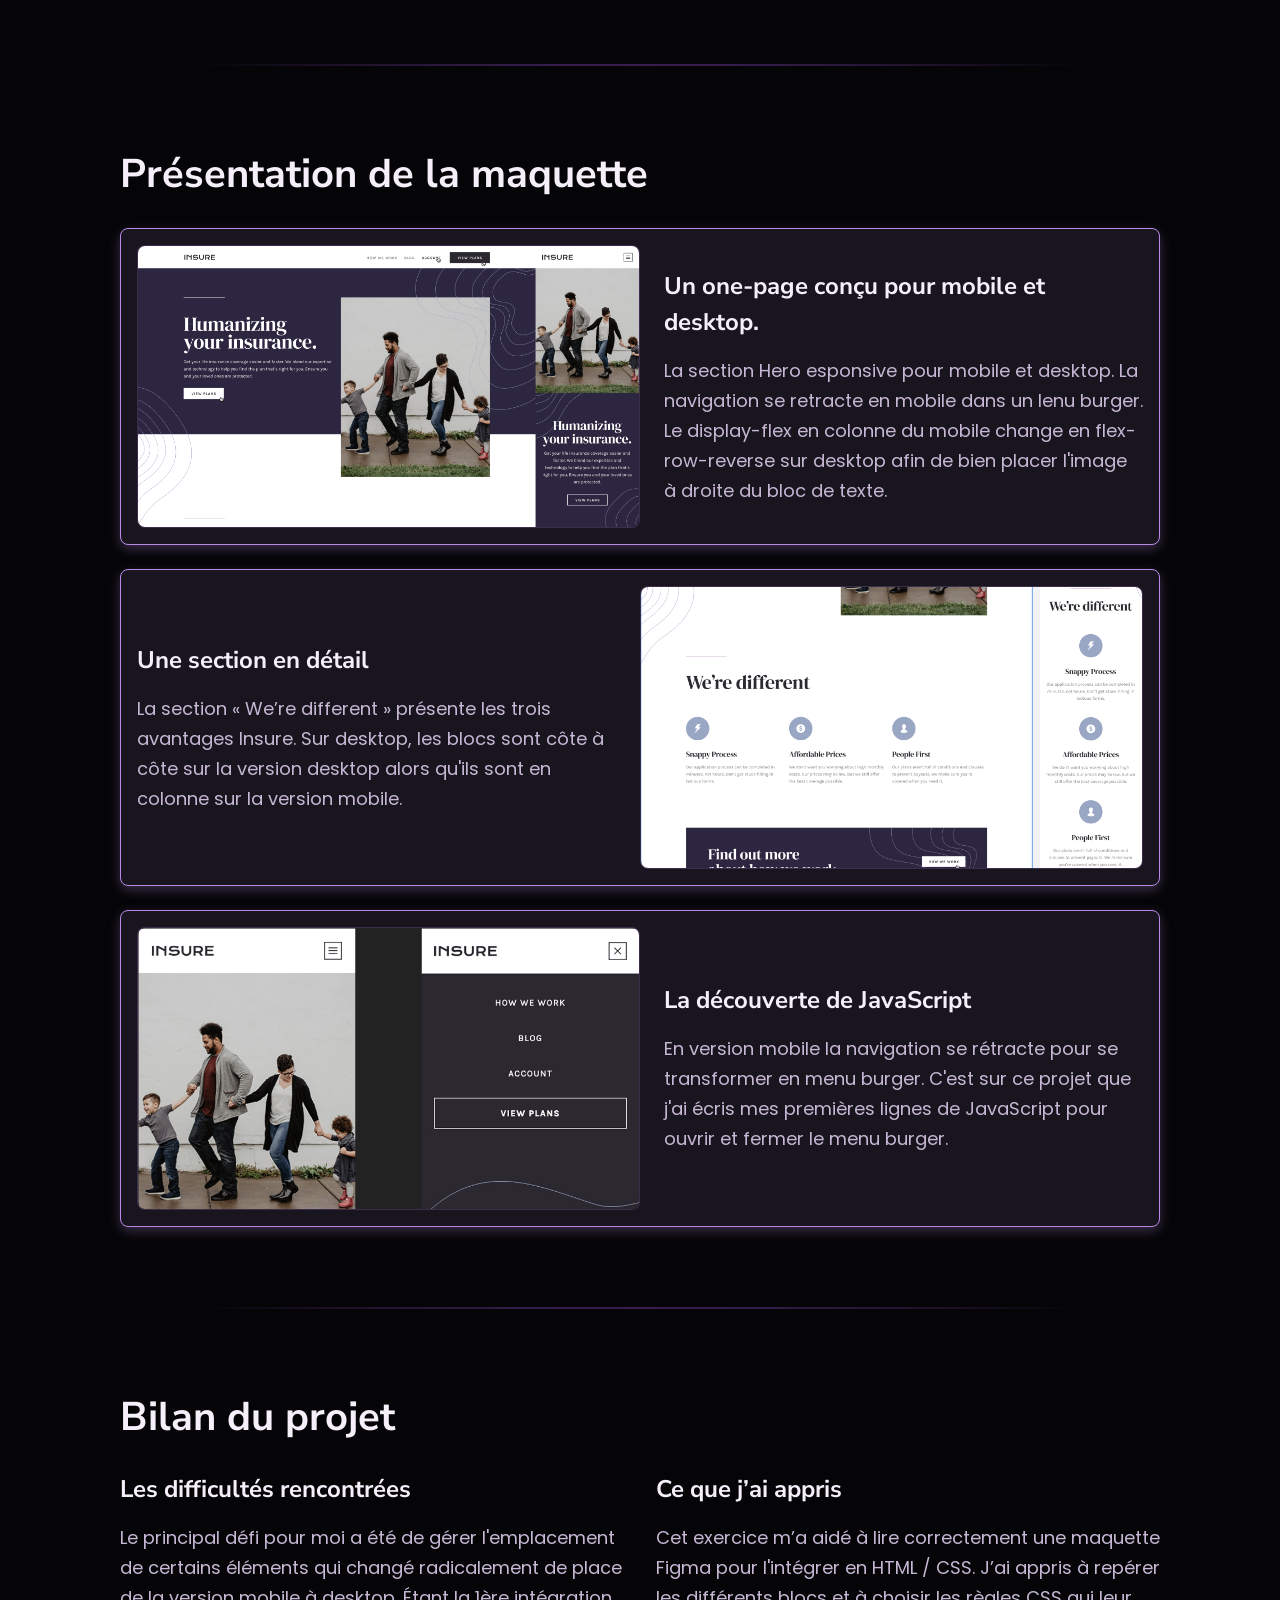
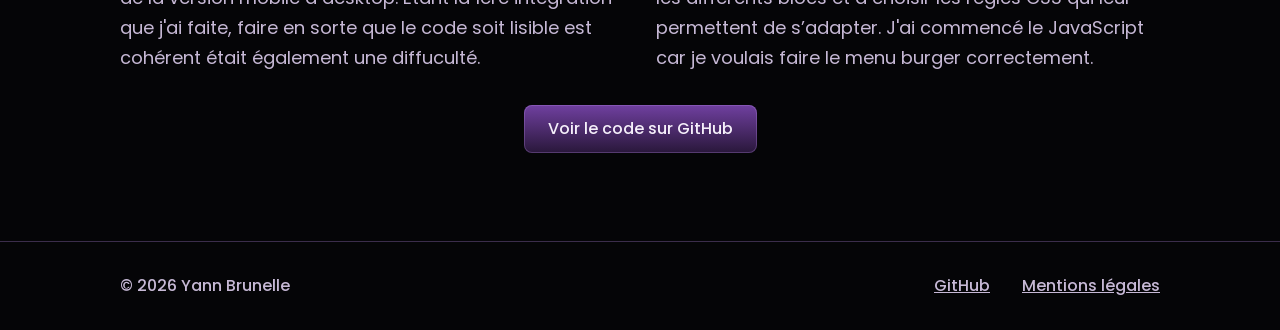
<file: projet-1.html>
<!DOCTYPE html>
<html lang="fr">
<head>
	<meta charset="UTF-8">
	<meta name="viewport" content="width=device-width, initial-scale=1.0">
	<title>Intégration de la page Insure | Yann Brunelle</title>
	<meta name="description" content="Mon intégration responsive de la page Insure à partir d’une maquette Figma et ce que j’ai appris en HTML, CSS et JavaScript.">
	<!-- Mettre la description du contenu de la page dans l'attribut content -->

	<!-- Mettre ci-dessous les informations pour Open Graph (concerne notamment Facebook) - Voir https://ogp.me/-->
	<meta property="og:title" content="">
	<meta property="og:type" content="">
	<meta property="og:url" content="">
	<meta property="og:image" content="">


	<!-- Générateur favicon : https://realfavicongenerator.net/ -->
   
	<link rel="icon" type="image/svg+xml" href="img/favicon.svg">
	<link rel="shortcut icon" href="/favicon.ico">
	<link rel="apple-touch-icon" sizes="180x180" href="/apple-touch-icon.png">
	<link rel="manifest" href="/site.webmanifest">
	<!-- voir le fichier manifest.webmanifest -->

	<link rel="stylesheet" href="css/style.css">
</head>

<body>
	<header class="interface-text">		
		<a class="mobile-subheading lien-header" href="index.html">Yann Brunelle</a>

		<button
        class="burger-menu"
        type="button"
        aria-controls="menu"
        aria-expanded="false"
        aria-label="Ouvrir le menu">
     	</button>

		<nav class="hidden-nav interface-text" role="navigation" aria-label="skip menu">
			<ul id="menu" data-visible="false">
				<li><a class="lien-header" href="index.html">Accueil</a></li>
				<li><a class="active-page" href="mes-projets.html">Projets</a></li>
				<li><a class="lien-header" href="a-propos.html">À propos</a></li>
				<li><a class="lien-header" href="index.html#contact">Contact</a></li>
        	</ul>
		</nav>

	</header>
	<main>
		<section class="hero-portrait">
			<div class="actions">
				<a class="empty-button interface-text" href="mes-projets.html">← Tous mes projets</a>
			</div>
			<h1 class="mobile-main-heading">
				Intégration de la page Insure
			</h1>
			<div class="intro-portrait-texte">
				<p class="mobile-body-text">
					Intégration responsive de la page d’accueil d’Insure à partir d’une maquette Figma.
				</p>
			</div>
			<div class="capture-projet">
				<img src="img/projet-1.webp" alt="Aperçu de la page d’accueil Insure sur desktop">
			</div>
			<div class="intro-portrait">
				<div class="intro-portrait-texte">
					<h2 class="mobile-subheading">
						Contexte et objectif
					</h2>
					<p class="mobile-body-text">
						J’ai réalisé ce projet dans le cadre de ma formation en développement web et web mobile. L’objectif était de reproduire la maquette Figma et d’adapter la mise en page aux différentes tailles d’écran.
					</p>
				</div>
				<div class="intro-portrait-texte">
					<div class="DWW26-text">
						<h2 class="mobile-subheading">
							Mon rôle
						</h2>
						<p class="mobile-body-text">
							Je devais intégrer parfaitement la maquette en HTML et CSS. Le but était de structurer et donner du sens au code et effectuer la mise en page avec CSS. Le bonus était dans le choix pour la construction du menu burger entre du HTML / CSS uniquement à base de box cachée ou découvrir de son côté le JavaScript.
						</p>
					</div>
					<div class="DWW26-text">
						<h2 class="mobile-subheading">
							Technologies utilisées
						</h2>
						<div class="skills-formation">
							<p class="mobile-body-text skills-formation-text">
								HTML
							</p>
							<p class="mobile-body-text skills-formation-text">
								CSS
							</p>
							<p class="mobile-body-text skills-formation-text">
								JavaScript
							</p>
						</div>
					</div>
				</div>
			</div>
		</section>
		<section class="catalogue-projets padding-inline-mobile">
			<h2 class="mobile-section-heading">
				Présentation de la maquette
			</h2>
			<article class="cards">
				<div class="capture-projet">
					<img src="img/hero-insure.webp" alt="En-tête et début de la page Insure sur desktop et mobile">
				</div>
				<div class="gap-column-mobile">
					<h3 class="mobile-subheading">
						Un one-page conçu pour mobile et desktop.
					</h3>
					<p class="mobile-body-text">
						La section Hero esponsive pour mobile et desktop. La navigation se retracte en mobile dans un lenu burger. Le display-flex en colonne du mobile change en flex-row-reverse sur desktop afin de bien placer l'image à droite du bloc de texte. 
					</p>
				</div>
			</article>
			<article class="cards">
				<div class="capture-projet">
					<img src="img/insure-details.webp" alt="Les trois blocs de la section We’re different sur desktop">
				</div>
				<div class="gap-column-mobile">
					<h3 class="mobile-subheading">
						Une section en détail
					</h3>
					<p class="mobile-body-text">
						La section « We’re different » présente les trois avantages Insure. Sur desktop, les blocs sont côte à côte sur la version desktop alors qu'ils sont en colonne sur la version mobile.
					</p>
				</div>
			</article>
			<article class="cards">
				<div class="capture-projet">
					<img src="img/burger-menu-screen.webp" alt="Menu mobile d’Insure fermé à gauche et ouvert à droite">
				</div>
				<div class="gap-column-mobile">
					<h3 class="mobile-subheading">
						La découverte de JavaScript
					</h3>
					<p class="mobile-body-text">
						En version mobile la navigation se rétracte pour se transformer en menu burger. C'est sur ce projet que j'ai écris mes premières lignes de JavaScript pour ouvrir et fermer le menu burger.
					</p>
				</div>
			</article>
		</section>
		<section class="formation gap-column-mobile">
			<h2 class="mobile-section-heading">
				Bilan du projet
			</h2>
			<div class="intro-portrait">
				<div class="intro-portrait-texte">
					<h3 class="mobile-subheading">
						Les difficultés rencontrées
					</h3>
					<p class="mobile-body-text">
						Le principal défi pour moi a été de gérer l'emplacement de certains éléments qui changé radicalement de place de la version mobile à desktop. Étant la 1ère intégration que j'ai faite, faire en sorte que le code soit lisible est cohérent était également une diffuculté.
					</p>
				</div>
				<div class="intro-portrait-texte">
					<h3 class="mobile-subheading">
						Ce que j’ai appris
					</h3>
					<p class="mobile-body-text">
						Cet exercice m’a aidé à lire correctement une maquette Figma pour l'intégrer en HTML / CSS. J’ai appris à repérer les différents blocs et à choisir les règles CSS qui leur permettent de s’adapter. J'ai commencé le JavaScript car je voulais faire le menu burger correctement.
					</p>
				</div>
			</div>
			<div class="link-project">
				<div class="actions">
					<a target="_blank" class="full-button interface-text" href="https://github.com/yannbrunelle41-lgtm/Insure">Voir le code sur GitHub</a>
				</div>
			</div>
		</section>
	</main>
	<footer class="interface-text">
		<p>
			© 2026 Yann Brunelle
		</p>
		<div class="footer-div">
			<a class="lien-footer" target="_blank" href="https://github.com/yannbrunelle41-lgtm">GitHub</a>
			<a class="lien-footer" href="mentions-legales.html">Mentions légales</a>
		</div>
	</footer>
	<script src="js/nav.js"></script>
</body>

</html>
</file>
<file: css/style.css>
/* RESET CSS */

*,
*::before,
*::after {
  box-sizing: border-box; /* Je compte le padding et la bordure dans la taille de la boîte */
}

body,
h1,
h2,
h3,
h4,
p,
figure,
blockquote,
dl,
dd {
  margin: 0; /* Je retire les marges par défaut de ces balises */
}

button {
  border: none;
}

ul[class],
ol[class] {
  margin: 0; /* Je retire les marges par défaut des listes qui ont une classe */
  padding: 0; /* Je retire aussi leur retrait à gauche */
  list-style: none; /* Je retire leurs puces ou leurs numéros */
}

a {
  text-decoration: none;
}

html {
  scroll-behavior: smooth; /* Je fais défiler la page en douceur quand on clique sur une ancre */
}

body {
  min-height: 100vh; /* Je donne à la page au moins la hauteur de la fenêtre */
  text-rendering: optimizeSpeed;
  line-height: 1.5; /* Je règle la hauteur de ligne par défaut */
}

a:not([class]) {
  text-decoration-skip-ink: auto; /* Je laisse le navigateur couper le soulignement au niveau des lettres */
}

img,
picture {
  max-width: 100%; /* J’empêche les images de dépasser de leur conteneur */
  display: block; /* J’affiche les images en bloc pour éviter l’espace sous l’image */
}

input,
button,
textarea,
select {
  font: inherit; /* Je garde la police du parent dans les champs et les boutons */
}

@media (prefers-reduced-motion: reduce) {
  html:focus-within {
   scroll-behavior: auto; /* Je retire le défilement doux si la personne réduit les animations */
  }

  *,
  *::before,
  *::after {
    animation-duration: 0.01ms !important; /* Je raccourcis les animations si la personne le demande */
    animation-iteration-count: 1 !important;
    transition-duration: 0.01ms !important; /* Je raccourcis aussi les transitions */
    scroll-behavior: auto !important;
  }
}

html {
    font-size: 62.5%; /* Je règle 1rem à 10px si le navigateur est réglé à 16px */
}

:focus:not(:focus-visible) {
  outline: none; /* Je masque le contour quand le navigateur ne demande pas de focus visible */
}

body {
  font-size: 1.6rem; /* Je fixe la taille de texte de base à 1.6rem */
}

::selection {
  color: #000; /* Je mets le texte sélectionné en noir */
  background-color: #fd0; /* Je mets le fond de la sélection en jaune */
}

label[for],
button,
input[type="submit"],
select {
  cursor: pointer; /* J’affiche la main sur ces éléments cliquables */
}

address {
  font-style: normal; /* Je retire l’italique par défaut des adresses */
}

.screen-reader-text {
  position: absolute;
  width: 1px;
  height: 1px;
  padding: 0;
  margin: -1px;
  overflow: hidden;
  clip: rect(0, 0, 0, 0); /* Je masque le texte à l’écran tout en le gardant accessible aux lecteurs d’écran */
  white-space: nowrap;
  border: 0;
}
.screen-reader-text:focus {
  position: static;
  width: auto;
  height: auto;
  margin: 0;
  clip: auto;
  white-space: normal;
}

@media print {
  a[href]:not([href^='#'])::after {
    content: '('attr(href)')'; /* J’affiche l’adresse des liens qui ne pointent pas vers une ancre à l’impression */
  }
}

/* Couleurs et dégradés */

:root {
  --main-bg: #050507;
  --button-bg: #19151F;
  --main-text: #F5EFFA;
  --secondary-text: #C6B8D5;
  --purple: #B88AE8;
  --gradient-separator: radial-gradient(
    ellipse at center,
    #A050E0CC 0%,
    #05050700 60%
    );
  --gradient-button: linear-gradient(
    to bottom,
    #7040A0 0%,
    #29173A 100%
  );
  --outline: #B88AE84D;
 }

/* Polices */

@font-face {
  font-display: swap; /* J’affiche une police de secours pendant le chargement */
  font-family: 'Nunito Sans';
  font-style: normal;
  font-weight: 400;
  src: url('../fonts/nunito-sans-v19-latin-regular.woff2') format('woff2'); /* Je charge Nunito Sans en graisse 400 depuis le dossier fonts */
}
@font-face {
  font-display: swap; /* J’affiche une police de secours pendant le chargement */
  font-family: 'Nunito Sans';
  font-style: normal;
  font-weight: 700;
  src: url('../fonts/nunito-sans-v19-latin-700.woff2') format('woff2'); /* Je charge Nunito Sans en graisse 700 depuis le dossier fonts */
}
@font-face {
  font-display: swap; /* J’affiche une police de secours pendant le chargement */
  font-family: 'Nunito Sans';
  font-style: normal;
  font-weight: 800;
  src: url('../fonts/nunito-sans-v19-latin-800.woff2') format('woff2'); /* Je charge Nunito Sans en graisse 800 depuis le dossier fonts */
}
@font-face {
  font-display: swap; /* J’affiche une police de secours pendant le chargement */
  font-family: 'Poppins';
  font-style: normal;
  font-weight: 400;
  src: url('../fonts/poppins-v24-latin-regular.woff2') format('woff2'); /* Je charge Poppins en graisse 400 depuis le dossier fonts */
}
@font-face {
  font-display: swap; /* J’affiche une police de secours pendant le chargement */
  font-family: 'Poppins';
  font-style: normal;
  font-weight: 500;
  src: url('../fonts/poppins-v24-latin-500.woff2') format('woff2'); /* Je charge Poppins en graisse 500 depuis le dossier fonts */
}
@font-face {
  font-display: swap; /* J’affiche une police de secours pendant le chargement */
  font-family: 'Poppins';
  font-style: normal;
  font-weight: 600;
  src: url('../fonts/poppins-v24-latin-600.woff2') format('woff2'); /* Je charge Poppins en graisse 600 depuis le dossier fonts */
}
@font-face {
  font-display: swap; /* J’affiche une police de secours pendant le chargement */
  font-family: 'Poppins';
  font-style: italic;
  font-weight: 400;
  src: url('../fonts/poppins-v24-latin-italic.woff2') format('woff2'); /* Je charge Poppins en italique depuis le dossier fonts */
}

/* Typographie */

.desktop-main-heading {
  font-family: 'Nunito Sans';
  font-weight: 800;
  font-size: 5.6rem;
 }

 .desktop-section-heading {
  font-family: 'Nunito Sans';
  font-weight: 700;
  font-size: 4rem;
  line-height: 6rem;
 }

 .desktop-subheading {
  font-family: 'Nunito Sans';
  font-weight: 700;
  font-size: 2.4rem;
  line-height: 3.6rem;
 }

 .mobile-main-heading {
  font-family: 'Nunito Sans';
  font-weight: 800;
  font-size: 3.6rem;
  line-height: 4.4rem;
  color: var(--main-text);
 }

 .mobile-section-heading {
  font-family: 'Nunito Sans';
  font-weight: 700;
  font-size: 2.8rem;
  line-height: 3.6rem;
  color: var(--main-text);
 }

 .mobile-subheading {
  font-family: 'Nunito Sans';
  font-weight: 700;
  font-size: 2rem;
  line-height: 3rem;
  color: var(--main-text);
 }

 .mobile-small-subheading {
  font-family: 'Nunito Sans';
  font-weight: 700;
  font-size: 1.8rem;
  line-height: 2.6rem;
 }

 .desktop-body-text {
  font-family: 'Poppins';
  font-weight: 400;
  font-size: 1.8rem;
  line-height: 3rem;
 }

 .mobile-body-text {
  font-family: 'Poppins';
  font-weight: 400;
  font-size: 1.6rem;
  line-height: 2.6rem;
  color: var(--secondary-text);
 }

 .mobile-small-body-text {
  font-family: 'Poppins';
  font-weight: 400;
  font-size: 1.4rem;
  line-height: 2.2rem;
 }

 .interface-text {
  font-family: 'Poppins';
  font-weight: 500;
  font-size: 1.6rem;
  line-height: 2.4rem;
 }

 .form-placeholder {
  font-family: 'Poppins';
  font-style: italic;
  font-weight: 500;
  font-size: 1.2rem;
  line-height: 2rem;
 }

.h1-color {
  color: var(--purple);
}

/* Structure générale */

body {
  position: relative;
  background-color: var(--main-bg);
  max-width: 2500px;
  margin-inline: auto;
  justify-items: center;
  display: flex;
  flex-direction: column;
 }

 main {
  overflow-x: clip;
 }

/* Header et navigation */


#menu {
  background-color: var(--main-bg);
  list-style: none;
  padding: 0;
  gap: 3.2rem;
  display: flex;
  flex-direction: column;
  padding-block: 2.4rem;
 }

 #menu::before {
  content: "";
  background-image: url(../img/halo-1-mobile.svg);
  width: 53rem;
  height: 28rem;
  left: -30rem;
  top: -8rem;
  position: absolute;
  z-index: -1;
 }

 #menu[data-visible="false"] {
  transform: translateX(-100%);
  transition: 350ms;
 }

 #menu[data-visible="true"] {
  transform: translateX(0);
  transition: 350ms;
 }

 .hidden-nav {
  z-index: 1;
  position: absolute;
  left: 0;
  top: 100%;
  width: 100%;
  text-align: center;
 }

 header {
  position: sticky; /* Je garde le header en haut pendant le défilement sur mobile */
  top: 0;
  z-index: 1;
  background-color: var(--main-bg);
  display: flex;
  align-items: center;
  justify-content: space-between;
  padding-inline: 3.2rem;
  padding-block: 0.8rem;
  overflow-x: clip;
 }

 header a{
  color: var(--main-text);
 }

 .burger-menu {
  background-image: url(../img/Menu-burger-close.svg);
  width: 2.5rem;
  height: 2.5rem;
  background-color: transparent;
 }

 .burger-menu[aria-expanded="true"] {
  background-image: url(../img/Menu-burger-open.svg);
 }

/* Boutons */

.actions {
  display: flex;
  flex-direction: column;
  align-items: center;
  gap: 1.6rem;
  text-align: center;
  padding-block: 0.8rem;
  width: fit-content;
  margin-inline: auto;

 }

.full-button,
.empty-button {
  display: block;
  padding-inline: 1.6rem;
  padding-block: 0.8rem;
  box-shadow: inset 0 0 0 1px var(--outline);
  border-radius: 0.8rem;
  color: var(--main-text);
}

.full-button {
  background-image: var(--gradient-button);
  width: 100%;
  margin-inline: auto;
}

.empty-button {
  background-color: var(--button-bg);
  width: fit-content;
}

.exemple {
  color: var(--main-text);
}

/* Séparateurs des sections */

.carrousel::before,
.a-propos::before,
.skills::before,
.contact::before,
.formation::before,
.contact-a-propos::before,
.catalogue-projets::before {
  inset-inline: 0;
  inset-block-start: 0;
  position: absolute;
  display: block;
  content: "";
  background-image: var(--gradient-separator);
  width: 100%;
  height: 2px;
}

/* Accueil — Hero */

.hero, .hero-portrait {
  position: relative;
  width: 100%;
  padding-inline: 3.2rem;
  padding-block: 4.8rem;
  display: flex;
  flex-direction: column;
  justify-content: center;
  gap: 2.4rem;
  text-align: center;
 }
 
 .hero-portrait {
  padding-block: 3.2rem;
  gap: 4.8rem;
 }


 .hero-text {
  display: flex;
  flex-direction: column;
  gap: 1.6rem;
  text-align: start  
 }

 .hero-text {
  gap: 1.6rem;
 }

 .hero-text {
  display: flex;
  flex-direction: column;
  gap: 2.4rem;
 }

 .hero::after {
  content: "";
  background-image: url(../img/halo-2-mobile.svg);
  background-repeat: no-repeat;
  position: absolute;
  width: 48.7rem;
  height: 63rem;
  rotate: -45deg;
  top: 20rem;
  right: -28rem;
  pointer-events: none;
 }

/* Accueil — Carrousel */

.carrousel {
  position: relative;
  width: 100%;
  padding-inline: 3.2rem;
  padding-block: 4.8rem;
  display: flex;
  flex-direction: column;
  gap: 3.2rem;
}

.projects {
  position: relative;
  display: flex;
  justify-content: center;
  overflow-x: hidden; /* Je coupe la partie des cartes qui dépasse sur les côtés */
  gap: 2.4rem;
}

.projects.roue-active {
  display: grid;
  grid-template-columns: minmax(0, 1fr); /* Je garde une seule colonne dont la hauteur suit la plus grande carte */
  gap: 0;
  perspective: 80rem;
  padding-block: 1.6rem;
}

.roue-active .article-project {
  grid-area: 1 / 1; /* Je superpose les cartes dans la même case */
  justify-self: center;
  background-color: var(--main-bg); /* J’évite de voir le texte d’une carte à travers celle qui passe devant */
  transform: translate3d(
    calc(var(--position-roue, 0) * 105%),
    0,
    calc(var(--recul-roue, 0) * var(--profondeur-roue, 8rem))
  ) rotateY(calc(var(--position-roue, 0) * 30deg)); /* Je transforme les valeurs du JS en déplacement, en recul et en rotation */
}

.projects h3 {
  color: var(--main-text);
}

.projects p {
  color: var(--secondary-text);
}

.article-project {
  display: flex;
  flex-direction: column;
  gap: 1.2rem;
  padding: 0.8rem;
  border: solid 1px var(--purple);
  border-radius: 0.8rem;
  width: 20rem;
  flex-shrink: 0;
}

.a-gauche {
  order: -1;
}

.a-droite {
  order: 1;
}

.masquee {
  display: none;
}

.commands {
  display: flex;
  gap: 1.6rem;
  width: 100%;
  justify-content: center;
  align-items: center;
}

.commands p {
  color: var(--main-text);
}

.link-project {
  width: 100%;
  display: grid;
  place-items: center;
}

.command-left, .command-right {
  width: 3rem;
  height: 3rem;
  box-shadow: inset 0 0 0 1px var(--purple);
  padding-inline: 0.4rem;
  border-radius: 0.8rem;
}

.command-left {
  background-image: url(../img/fleche-gauche.svg);
  background-repeat: no-repeat;
  background-color: var(--button-bg);
  background-position: center;
}

.command-right {
  background-image: url(../img/fleche-droite.svg);
  background-repeat: no-repeat;
  background-color: var(--button-bg);
  background-position: center;
}

.command img {
  width: 100%;
}

/* Accueil — À propos */

.a-propos {
  position: relative;
  width: 100%;
  padding-inline: 3.2rem;
  padding-block: 4.8rem;
  display: flex;
  flex-direction: column;
  align-items: center;
  gap: 2.4rem;
}

.a-propos .full-button {
  width: fit-content;
}

/* Accueil — Compétences */

.skills {
  position: relative;
  width: 100%;
  padding-inline: 3.2rem;
  padding-block: 4.8rem;
  display: flex;
  flex-direction: column;
  gap: 3.2rem;
  align-items: center;
}

.cards {
  display: flex;
  flex-direction: column;
  gap: 0.8rem;
  width: 100%;
  color: var(--secondary-text);
  border: solid 1px var(--purple);
  border-radius: 0.8rem;
  padding-inline: 1.6rem;
  padding-block: 0.8rem;
  max-width: 58rem;
  background-color: var(--button-bg);
}

/* Accueil — Contact */

#contact {
  position: relative;
}

#contact::before {
  content: "";
  background-image: url(../img/halo-1-mobile.svg);
  background-repeat: no-repeat;
  position: absolute;
  width: 52.4rem;
  height: 28rem;
  top: -12.2rem;
  left: -26.1rem;
  rotate: -45deg;
  z-index: -1;
}

.contact {
  position: relative;
  width: 100%;
  padding-inline: 3.2rem;
  padding-block: 4.8rem;
  display: flex;
  flex-direction: column;
  gap: 3.2rem;
  color: var(--secondary-text);
}

.wording {
  color: var(--main-text);
}

.identity {
  display: flex;
  flex-direction: column;
  gap: 3.2rem;
}

.entry {
  background-color: var(--button-bg);
  border: solid 1px var(--purple);
  padding: 1rem;
  border-radius: 0.8rem;
  width: 100%;
}

.form {
  display: flex;
  flex-direction: column;
  gap: 3.2rem;
  align-items: center;
}

.contact input::placeholder, #message-form::placeholder {
  color: var(--secondary-text);
  font-style: italic;
}

.name-entry {
  display: flex;
  flex-direction: column;
  gap: 0.4rem;
  flex: 1;
  min-width: 0;
}

.name-entry, .identity {
  width: 100%;
  max-width: 58rem;
}

.identity input {
  width: 100%;
}

.example {
  background-color: var(--button-bg);
  border: none;
  color: var(--main-text);
  outline: none;
}

#message-form {
  width: 100%;
  min-height: 24rem;
}

.form .full-button {
  width: fit-content;
}

/* Mentions légales */

ul.list-perso {
  list-style: disc;
  padding-inline: 3.2rem;
}

/* Footer */

footer {
  position: relative;
  display: flex;
  flex-direction: column;
  gap: 0.8rem;
  padding-inline: 3.2rem;
  padding-block: 0.8rem;
  text-align: center;
  align-items: center;
  color: var(--main-text);
}

.footer-div {
  display: flex;
  justify-content: center;
  gap: 1.6rem;
}

footer::before {
  content: "";
  width: 100%;
  height: 1px;
  background-color: var(--outline);
  inset-inline: 3.2rem;
}

footer p {
  order: -1;
}

footer a {
  color: var(--main-text);
}

/* GENERAL */

.padding-inline-mobile {
  padding-inline: 3.2rem;
  padding: 3.2rem;
}

.gap-column-mobile {
  display: flex;
  flex-direction: column;
  gap: 2.4rem;
}

.intro-portrait {
  display: flex;
  flex-direction: column;
  align-items: center;
  gap: 3.2rem;
  width: 100%;
}

.intro-portrait-texte {
  display: flex;
  flex-direction: column;
  gap: 1.6rem;
  text-align: left;
}

.photo-portrait {
  width: 20rem;
  max-width: 100%;
  aspect-ratio: 1;
  object-fit: cover;
  border: solid 2px var(--purple);
  border-radius: 50%;
}

.intro-portrait-texte .cv-portrait {
  align-self: center;
}

.parcours{
    display: grid;
    grid-auto-rows: 1fr;
    gap: 1.6rem;
  }

.parcours-professionnel {
  justify-items: center;
}

.parcours .cards {
  justify-content: center;
}

.DWW26 {
  display: flex;
  flex-direction: column;
  gap: 1.2rem;
  padding-inline: 1.6rem;
  border: solid 1px var(--purple);
  background-color: var(--button-bg);
  border-radius: 0.8rem;
  width: 100%;
  padding-block: 0.8rem;
}

.formation {
  position: relative;
  display: flex;
  flex-direction: column;
  padding-inline: 3.2rem;
  padding-block: 4.8rem;
  align-items: center;
}

.skills-formation {
  display: flex;
  flex-wrap: wrap;
  gap: 0.8rem;
}

.skills-formation-text {
  border: 1px solid var(--outline);
  padding-inline: 0.8rem;
  padding-block: 0.2rem;
  border-radius: 0.4rem;
}

.DWW26-text {
  display: flex;
  flex-direction: column;
  gap: 0.8rem;
}

.contact-a-propos {
  position: relative;
  width: 100%;
  padding: 3.2rem;
  display: flex;
  flex-direction: column;
  gap: 3.2rem;
  align-items: center;
  text-align: center;
}

.hero-portrait::after,
.contact-a-propos::after {
  content: "";
  position: absolute;
  background-repeat: no-repeat;
  background-size: contain;
  pointer-events: none; /* Je laisse passer les clics à travers les halos */
  z-index: -1; /* Je place les halos de la page À propos derrière le contenu */
}

.hero-portrait::after {
  background-image: url(../img/halo-2-mobile.svg);
  width: 56.2rem;
  height: 56.2rem;
  top: 28.2rem;
  right: -35.6rem;
}

.contact-a-propos::after {
  background-image: url(../img/halo-1-mobile.svg);
  width: 52.4rem;
  height: 28rem;
  top: -7.7rem;
  left: -30.2rem;
}

/* Page Mes projets */

#menu a.active-page {
  color: var(--purple);
  text-decoration: underline;
}

.hero.catalogue-intro {
  padding-block: 3.2rem;
  gap: 3.2rem;
}

.hero.catalogue-intro::after {
  display: none;
}

.catalogue-intro p {
  text-align: left;
  font-size: 2.8rem;
  line-height: 3.6rem;
}

.catalogue-projets {
  position: relative;
  display: grid;
  grid-template-columns: minmax(0, 1fr);
  gap: 2.4rem;
}

.catalogue-projets .cards {
  gap: 1.6rem;
  padding-block: 1.6rem;
  max-width: none;
  box-shadow: 0 0.4rem 1.2rem var(--outline);
}

.catalogue-projets .gap-column-mobile {
  gap: 1.6rem;
}

.capture-projet {
  position: relative;
  width: 100%;
  aspect-ratio: 292 / 180;
  overflow: hidden;
  background-color: var(--main-bg);
  border: 1px solid var(--outline);
  border-radius: 0.8rem;
}

.capture-projet img {
  position: absolute;
  inset: 0;
  width: 100%;
  height: 100%; /* Je fais remplir toute la hauteur du cadre à l’image, même si le texte agrandit la carte */
  object-fit: cover;
  object-position: center top;
}

.catalogue-projets .lien-projet {
  align-self: flex-start; /* Je garde le bouton à gauche dans la colonne de texte */
}

.skills .parcours > :nth-child(4) {
  position: relative;
}

.skills .parcours > :nth-child(4)::before {
  content: "";
  position: absolute;
  background-image: url(../img/parcours-now.svg);
  background-repeat: no-repeat;
  background-size: contain;
  width: 8rem;
  height: 2rem;
  max-width: 10rem;
  max-height: 2.8rem;
  top: 0.8rem;
  right: 0.8rem;
}

.presentation {
  display: flex;
  flex-direction: column;
  gap: 2.4rem;
  align-items: center;
}

@media screen and (min-width: 64em) {
  /* Typographie */

  .mobile-main-heading {
    font-size: 5.6rem; /* Je reprends la taille du titre principal dans Figma sur desktop */
    line-height: normal;
  }

  .mobile-section-heading {
    font-size: 4rem;
    line-height: 6rem;
  }

  .mobile-subheading,
  .mobile-small-subheading {
    font-size: 2.4rem;
    line-height: 3.6rem;
  }

  .mobile-body-text,
  .mobile-small-body-text {
    font-size: 1.8rem;
    line-height: 3rem;
  }

  /* Marges communes */

  .carrousel, .a-propos, .skills, .contact, .formation {
    padding-block: 8rem;
  }

  header,
  .hero,
  .carrousel,
  .a-propos,
  .skills,
  .contact,
  .mentionslegales,
  .hero-portrait,
  .formation,
  .contact-a-propos,
  .catalogue-projets,
  footer {
    /* Je retire 120rem de la largeur disponible puis je partage le reste entre les deux côtés */
    /* Je garde au moins 12rem de marge intérieure de chaque côté */
    padding-inline: max(12rem, calc((100% - 120rem) / 2));
  }

  /* Header et navigation */

  header {
  position: relative;
  background-color: none;
  padding-block: 3.2rem;
 }

  .burger-menu {
    display: none;
  }

  #menu[data-visible="false"]{
    transform: none;
    flex-direction: row;
    position: relative;
  }

  #menu {
    padding: 0;
    margin: 0;
    background-color: transparent;
  }

  #menu::before {
    display: none;
  }

  .hidden-nav {
    position: relative;
    width: auto;
    height: auto;
  }

  header a {
    display: block;
  }

.halo-header::before {
    content: "";
    position: absolute;
    background-repeat: no-repeat;
    background-image: url(../img/halo-sky.svg);
    width: 277.2rem;
    height: 277.2rem;
    top: -138.6rem;
    /* Je partage la largeur en plus du cadre de 1440px entre les deux côtés */
    /* Je garde cette marge à zéro sous 1440px et je décale le halo de 138.6rem vers la droite */
    right: calc(max(0px, (100% - 1440px) / 2) - 138.6rem);
    pointer-events: none;
  }

  /* Boutons */

  .actions {
    flex-direction: row;
    justify-items: flex-start;
    margin: 0;
    width: fit-content;
    height: 100%;
  }

  .actions a {
    flex: none;
    width: auto;
  }

  .full-button, .empty-button {
    flex: 1;
    padding-inline: 2.4rem;
    padding-block: 1.2rem;
  }

  /* Accueil — Hero */

  .hero {
    text-align: left;
    align-content: flex-start;
    padding-block: 12rem;
    gap: 3.2rem;
  }


.hero-text {
    max-width: 76rem;
    gap: 1.4rem;
  }

.hero::after {
    display: none;
  }

  /* Accueil — Carrousel */

  .carrousel .article-project {
    width: min(40%, 48rem); /* Je garde les trois cartes visibles, avec 48rem maximum pour la carte centrale */
    padding: clamp(0.8rem, 1.2vw, 1.6rem);
    background-color: var(--button-bg);
  }

  .carrousel .roue-active .article-project {
    --profondeur-roue: 16rem; /* Je fais reculer davantage les cartes latérales sur desktop */
    filter: brightness(calc(1 + var(--recul-roue, 0) * 0.3)); /* J’assombris progressivement les cartes latérales quand elles s’éloignent */
  }

  .carrousel .article-project img {
    width: 100%;
    aspect-ratio: 446 / 181;
    object-fit: cover;
    object-position: center top;
  }

  .carrousel .command-left,
  .carrousel .command-right {
    width: 4.4rem; /* J’agrandis les flèches du carrousel sur desktop */
    height: 4.4rem;
  }

  /* Accueil — À propos */

  .a-propos {
    align-items: flex-start;
    gap: 2.4rem;
  }

  .a-propos p {
    max-width: 96rem;
  }

.a-propos::after {
    content: "";
    background-image: url(../img/Halo-2-test.svg);
    background-repeat: no-repeat;
    background-size: contain;
    position: absolute;
    width: 86.5rem;
    height: 86.5rem;
    top: -23.6rem;
    /* Je prends la moitié de la largeur en plus autour du cadre de 1440px avec un minimum de zéro */
    /* Je soustrais 49.9rem à right pour décaler le halo vers la droite depuis ce repère */
    right: calc(max(0px, (100% - 1440px) / 2) - 49.9rem);
    pointer-events: none;
  }

  /* Accueil — Compétences */

  .skills {
    display: grid;
    grid-template-columns: repeat(3, minmax(0, 1fr)); /* Je garde trois colonnes de même largeur, même si une carte contient plus de texte */
    align-items: stretch;
    row-gap: 4.8rem;
  }


  .skills h2 {
    grid-column-start: 1;
    grid-column-end: 4;
    grid-row-start: 1;
    grid-row-end: 2;
  }

  .cards {
    gap: 2.4rem;
  }

  .cards div {
    display: flex;
    flex-direction: column;
    gap: 1.2rem;
  }

  

  /* Accueil — Contact */

  .contact {
    flex-direction: row;
    gap: 3.2rem;
  }

  .presentation,
  .form {
    display: flex;
    flex: 1;
    gap: 2.4rem;
    flex-direction: column;
    min-width: 0;
  }


  .identity {
    display: flex;
    flex-direction: row;
  }

  .name-entry {
    flex: 1;
    min-width: 0;
  }

  .entry {
    width: 100%;
    max-width: 58rem;
  }

  .sent-message {
    display: flex;
    justify-items: end;
    width: fit-content;
    margin-left: auto;
  }

  .skills .parcours {
    position: relative;
    display: grid;
    grid-auto-rows: 1fr;
    gap: 1.6rem;
    grid-column: 1 / -1;
  }

  .parcours.loisirs {
    grid-template-columns: repeat(3, minmax(0, 1fr));
  }

  .skills .parcours .cards {
  justify-content: center;
  max-width: 86rem;
  gap: 0.8rem;
  padding-inline: 3.2rem;
  }

  .formation {
   align-items: flex-start;
   width: 100%;
  }

  .hero-portrait {
    align-items: flex-start;
    padding-block: 12rem;
    text-align: left;
  }

  .hero-portrait::after {
    background-image: url(../img/Halo-2-test.svg);
    width: 86.5rem;
    height: 86.5rem;
    top: -3.2rem;
    /* Je prends la moitié de la largeur en plus autour du cadre de 1440px avec un minimum de zéro */
    /* Je soustrais 48.3rem à right pour décaler le halo vers la droite depuis ce repère */
    right: calc(max(0px, (100% - 1440px) / 2) - 48.3rem);
  }

  .contact-a-propos::after {
    width: 74.8rem;
    height: 40rem;
    top: -21.8rem;
    /* Je prends la moitié de la largeur en plus autour du cadre de 1440px avec un minimum de zéro */
    /* Je soustrais 44.4rem à left pour décaler le halo vers la gauche depuis ce repère */
    left: calc(max(0px, (100% - 1440px) / 2) - 44.4rem);
  }

  .intro-portrait {
    flex-direction: row;
  }

  .photo-portrait {
    flex-shrink: 0;
    width: 30%;
    max-width: 36rem;
  }

  .intro-portrait-texte {
    flex: 1;
    min-width: 0;
  }

  .intro-portrait-texte h2 {
    font-size: 2.4rem;
    line-height: 3.6rem;
  }

  .intro-portrait-texte p + p {
    max-width: 58.7rem;
  }

  .intro-portrait-texte .cv-portrait {
    align-self: flex-start;
  }

  /* Page Mes projets */
  .hero.catalogue-intro {
    padding-block: 12rem;
  }

  .catalogue-intro p {
    font-size: 2.4rem;
  }

  .catalogue-projets {
    padding-block: 8rem;
  }

  .catalogue-projets .cards {
    flex-direction: row;
    gap: 2.4rem;
    position: relative;
    z-index: 2; /* Je fais passer les cartes devant le halo du header, qui a un z-index de 1 */
  }

  .catalogue-projets .capture-projet {
    width: 50%; /* Je donne à la capture la moitié de la largeur de la carte */
    flex-shrink: 0; /* Je conserve cette largeur même si le texte manque de place */
    aspect-ratio: 16 / 9; /* Je garde un cadre au format 16 sur 9 */
  }

  .catalogue-projets .gap-column-mobile {
    flex: 1;
    min-width: 0;
    align-self: center;
  }

  .catalogue-projets > :nth-child(3) {
    flex-direction: row-reverse;
  }

  /* Footer */
  footer {
    flex-direction: row;
    justify-content: space-between;
    padding-block: 3.2rem;
    border-top: 1px solid var(--outline);
    color: var(--secondary-text);
  }

  footer::before {
    display: none;
  }

  .footer-div {
    gap: 3.2rem;
  }

  footer a {
    color: var(--secondary-text);
    text-decoration: underline;
  }

  .skills .parcours > :nth-child(4)::before {
    width: 10.1rem;
    height: 2.8rem;
  }

}

/* Survol */

.lien-header:hover {
  color: var(--main-bg);
  background-color: var(--purple);
  box-shadow: 0 0 0 0.3rem var(--purple);
  border-radius: 0.2rem;
}

.lien-footer:hover {
  color: var(--purple);
  text-decoration: underline;
}

.full-button:hover {
  color: var(--button-bg);
  background-image: none;
  background-color: var(--purple);
}

.empty-button:hover,
.command-left:hover,
.command-right:hover {
  background-color: var(--main-bg);
  box-shadow: inset 0 0 0 2px var(--purple);
  cursor: pointer;
}

.central:hover {
  scale: 1.045;
  cursor: pointer;
}
</file>
